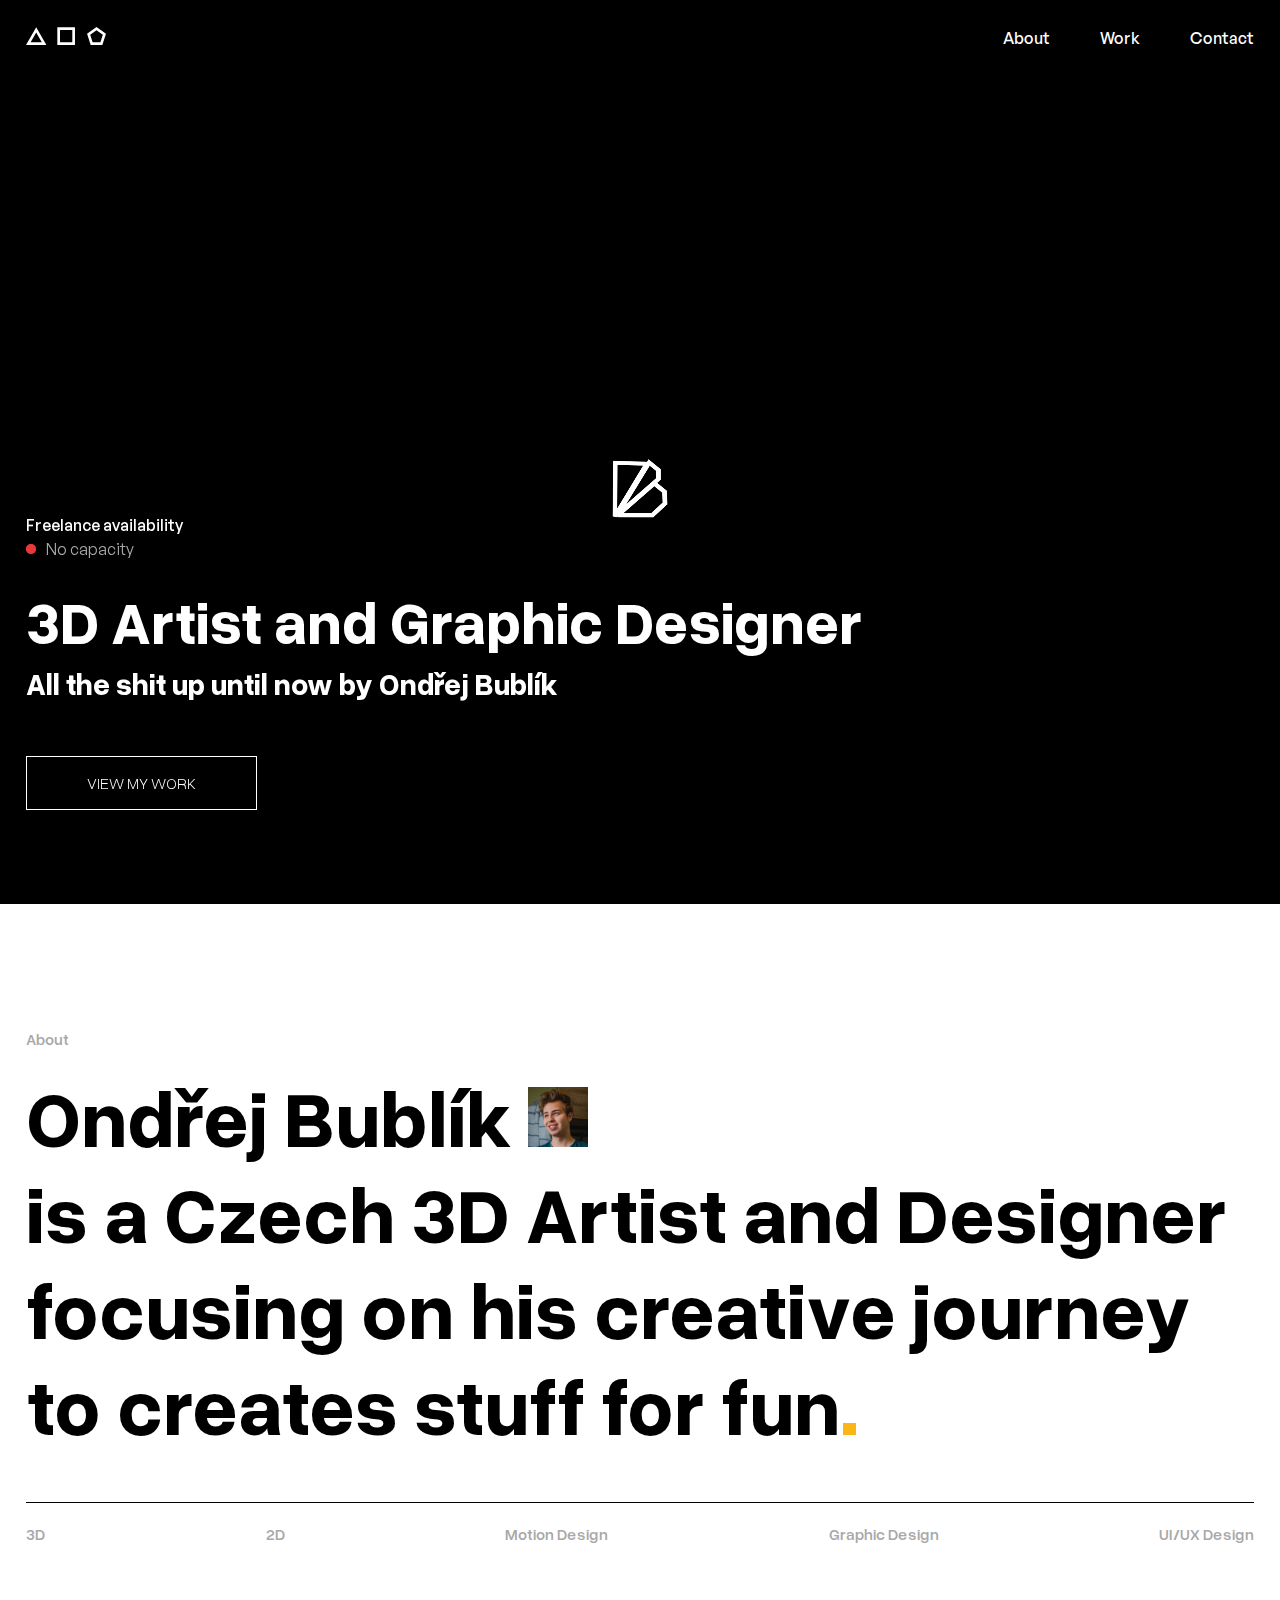
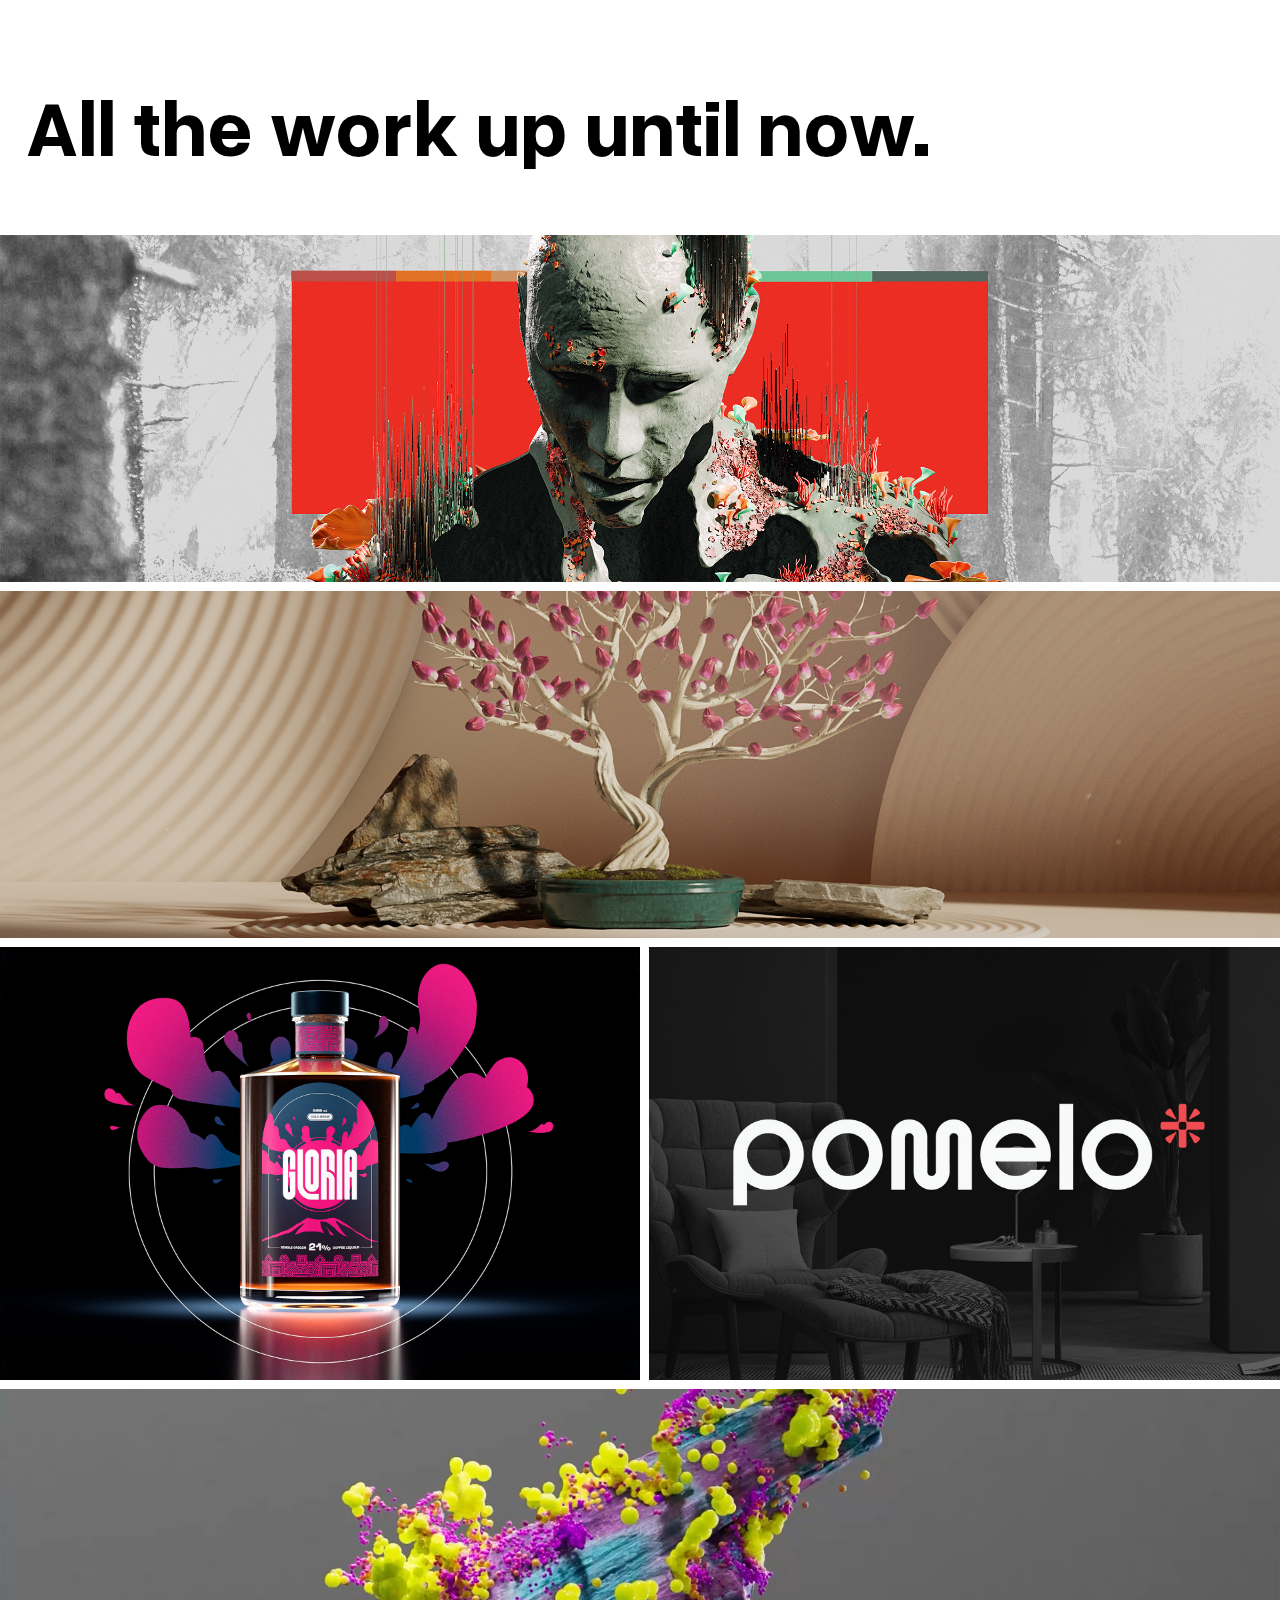
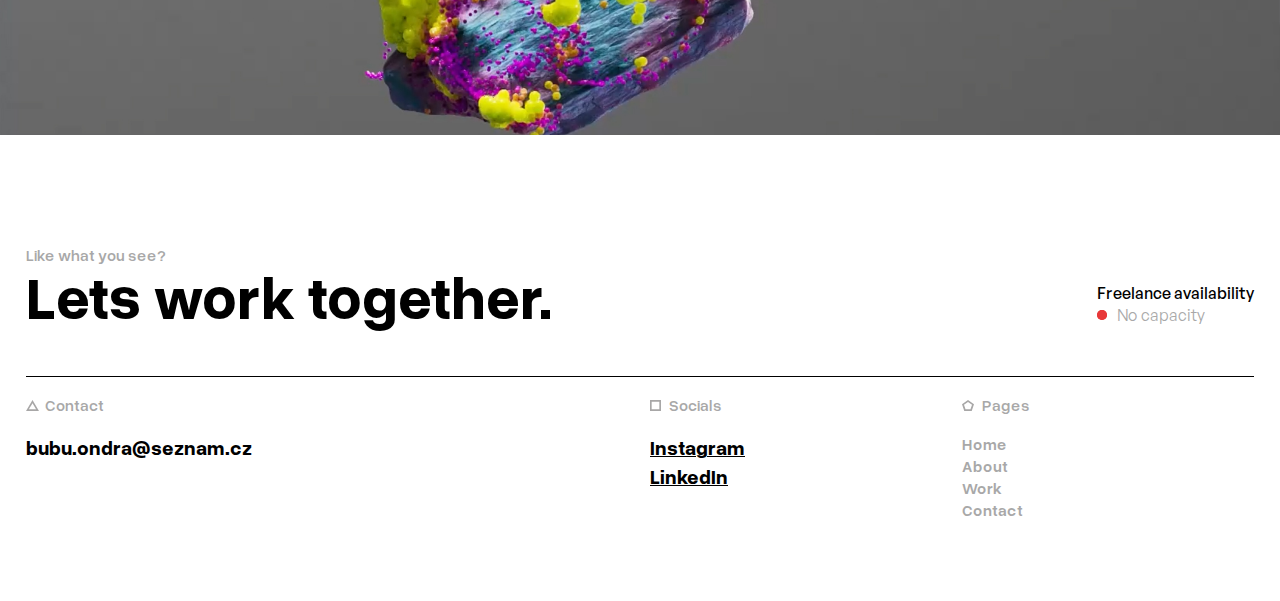
<file: index.html>
<!DOCTYPE html>
<html>
<head>
    <meta name="viewport" content="width=device-width, initial-scale=1.0">
    <title>Ondřej Bublík | Portfolio</title>
    <link rel="icon" href="./assets/SVG/B_Logo_symbol_Black.svg">
    <link rel="stylesheet" href="./styles/styles.css">
    <script defer src="./scripts/scripts.js"></script>
    <script defer src="https://flackr.github.io/scroll-timeline/dist/scroll-timeline.js"></script> 
    <!--na sekci about používám animation-timeline: view(),
    a to není podporované na firefoxu, tak tenhle importovaný script je workaround-->
</head>
<body>

    <div class="nav-bar">
        <div class="nav-container">
           <a class="logo-image" id="scroll-home">
                <svg viewBox="0 0 450.77 101.21">
                    <path class="cls-1" d="M276.09,101.21h-99.44V1.77h99.44v99.44ZM191.65,86.21h69.44V16.77h-69.44v69.44Z"/>
                    <path class="cls-1" d="M115.02,101.21H0L57.51,1.6l57.51,99.61ZM25.98,86.21h63.06l-31.53-54.61-31.53,54.61Z"/>
                    <path class="cls-1" d="M430.45,101.21h-65.77l-20.33-62.55L397.56,0l53.21,38.66-20.33,62.55ZM375.57,86.21h43.98l13.59-41.83-35.58-25.85-35.58,25.85,13.59,41.83Z"/>
                </svg>
            </a>
            <nav class="main-menu" >
                <ul class="main-menu-list">
                     <li class="main-menu-item">
                        <a id="scroll-about">About</a>
                     </li>
                     <li class="main-menu-item">
                        <a id="scroll-work">Work</a>
                     </li>                    
                     <li class="main-menu-item">
                        <a id="scroll-contact">Contact</a>
                     </li>
                </ul> 
             </nav>
             <button class="hamburger-menu">
                <div class="first-row">
                    <div id="dot" class="dot-appearance"></div>
                    <div id="dot-one" class="dot-appearance"></div>
                    <div id="dot" class="dot-appearance"></div>
                </div>
                <div class="second-row">
                    <div id="dot-two" class="dot-appearance"></div>
                    <div id="dot" class="dot-appearance"></div>
                    <div id="dot-three" class="dot-appearance"></div>
                </div>
                <div class="first-row">
                    <div id="dot" class="dot-appearance"></div>
                    <div id="dot-four" class="dot-appearance"></div>
                    <div id="dot" class="dot-appearance"></div>
                </div>
             </button>
        </div>
    </div>

    <section class="home" id="home">

        <div class="video-container">
            <video class="video-hero" autoplay loop muted>
                <source src="./assets/videos/Logo_reveal.mp4">
            </video>
        </div>

       <div class="row-width">
            <div class="content-position">
                <div class="hero-content">
                    <div class="freelance-container">
                        <p class="freelance">Freelance availability</p>
                        <div class="status-container">
                            <div class="ball">
                                <div class="status-ball">
                                    <div class="pulse-ball"></div>
                                </div>
                            </div>
                            <p class="freelance-status">No capacity</p>
                        </div>
                    </div>
                    <h1 class="line-a">3D Artist and Graphic Designer</h1>
                    <h2 class="line-b">All the shit up until now by Ondřej Bublík</h2>
                    <button class="hero-button" id="scroll-work-button">VIEW MY WORK</button>
                </div>
            </div>
        </div>

    </section>

    <div id="about" class="introduction-container">
        <div class="about-text">
            <h3>About</h3>
        </div>
        <div class="introduction-mask">
            <div class="introduction-appear">
                <h1>Ondřej Bublík <img class="introduction-image" src="./assets/images/me.jpg"></h1>
            </div>
        </div>
        <div class="introduction-mask">
            <h1 class="introduction-appear-two">is a Czech 3D Artist and Designer</h1>
        </div>
        <div class="introduction-mask">
            <h1 class="introduction-appear-three">focusing on his creative journey</h1>
        </div>
        <div class="introduction-mask">
            <h1 class="introduction-appear-four">to creates stuff for fun<span class="dot-color">.</span></h1>
        </div>
    </div>

    <div class="about-seperate">
        <span class="line"></span>
    </div>

    <div class="skills-wrapper">
        <div class="skills-container">
            <div class="skill">
                <h3>3D</h3>
            </div>
            <div class="skill">
                <h3>2D</h3>
            </div>
            <div class="skill">
                <h3>Motion Design</h3>
            </div>
            <div class="skill">
                <h3>Graphic Design</h3>
            </div>
            <div class="skill">
                <h3>UI/UX Design</h3>
            </div>
        </div>
    </div>

    <div class="label-work" id="work">
        <h1>All the work up until now.</h1>
    </div>

    <section class="gallery">
            <a class="work" href="./lp_cover.html">
                <div class="work-image-container">
                    <div class="wide-image">
                            <img class="image-fit" src="./assets/images/LP_Cover_thumbnail.jpg">
                    </div>
                    <div class="work-name-container">
                        <h2 id="work-appear" class="work-name">Album Cover Design</h2>
                    </div>
                </div>
            </a>
            <a class="work" href="./bonsai.html">
                <div class="work-image-container">
                    <div class="wide-image">
                            <img class="image-fit" src="./assets/images/Bonsai_thumbnail.jpg">
                    </div>
                    <div class="work-name-container">
                        <h2 id="work-appear" class="work-name">Bonsai Growth</h2>
                    </div>
                </div>
            </a>
            <div class="two-works-container">
                <div class="two-works">
                    <a class="work" href="./gloria.html">
                        <div class="work-image-container">
                            <div class="normal-image">
                                    <img class="normal-image-fit" src="./assets/images/Gloria_thumbnail.jpg">
                            </div>
                            <div class="work-name-container">
                                <h2 id="work-appear" class="work-name">GLORIA - Branding</h2>
                            </div>
                        </div>
                    </a>
                </div>
                <div class="two-works">
                    <a class="work" href="./pomelo.html">
                        <div class="work-image-container">
                            <div class="normal-image">
                                    <img class="normal-image-fit" src="./assets/images/Pomelo_thumbnail.jpg">
                            </div>
                            <div class="work-name-container">
                                <h2 id="work-appear" class="work-name">POMELO - Branding</h2>
                            </div>
                        </div>
                    </a>
                </div>
            </div>
            <a class="work" href="./DOTS.html">
                <div class="work-image-container">
                    <div class="wide-image">
                            <img class="image-fit" src="./assets/images/DOTS._thumbnail.jpg">
                    </div>
                    <div class="work-name-container">
                        <h2 id="work-appear" class="work-name">D O T S .</h2>
                    </div>
                </div>
            </a>
    </section>

    <div class="quote-wrapper" id="contact">
        <div class="quote-container">
            <h3>Like what you see?</h3>
            <h1>Lets work together.</h1>
        </div>
        <div class="freelance-container-two">
            <p class="freelance-two">Freelance availability</p>
            <div class="status-container">
                <div class="ball">
                    <div class="status-ball">
                        <div class="pulse-ball"></div>
                    </div>
                </div>
                <p class="freelance-status">No capacity</p>
            </div>
        </div>
    </div>

    <div class="contact-seperate">
        <span class="line"></span>
    </div>

    <section class="contact-wrapper">
        <div class="contact-container">
            <div class="contact">
                <h3><img class="contact-icon-triangle" src="./assets/SVG/triangle.svg">Contact</h3>
                <h2>bubu.ondra@seznam.cz</h2>
            </div>
            <div class="fill-container"></div>
            <div class="socials">
                <h3><img class="contact-icon" src="./assets/SVG/square.svg">Socials</h3>
                <a href="https://www.instagram.com/ondrej_bublik/" target="_blank">
                 <h2>Instagram</h2>
                </a>
                <a href="https://cz.linkedin.com/in/ond%C5%99ej-bubl%C3%ADk-38b563236" target="_blank">
                    <h2>LinkedIn</h2>
                </a>
            </div>
            <div class="pages">
                <h3><img class="contact-icon" src="./assets/SVG/n-gon.svg">Pages</h3>
                <a id="scroll-home-footer">
                    <h2>Home</h2>
                </a>
                <a id="scroll-about-footer">
                    <h2>About</h2>
                </a>
                <a id="scroll-work-footer">
                    <h2>Work</h2>
                </a>
                <a id="scroll-contact-footer">
                    <h2>Contact</h2>
                </a>
            </div>
        </div>
    </section>

</body>
</html>
</file>
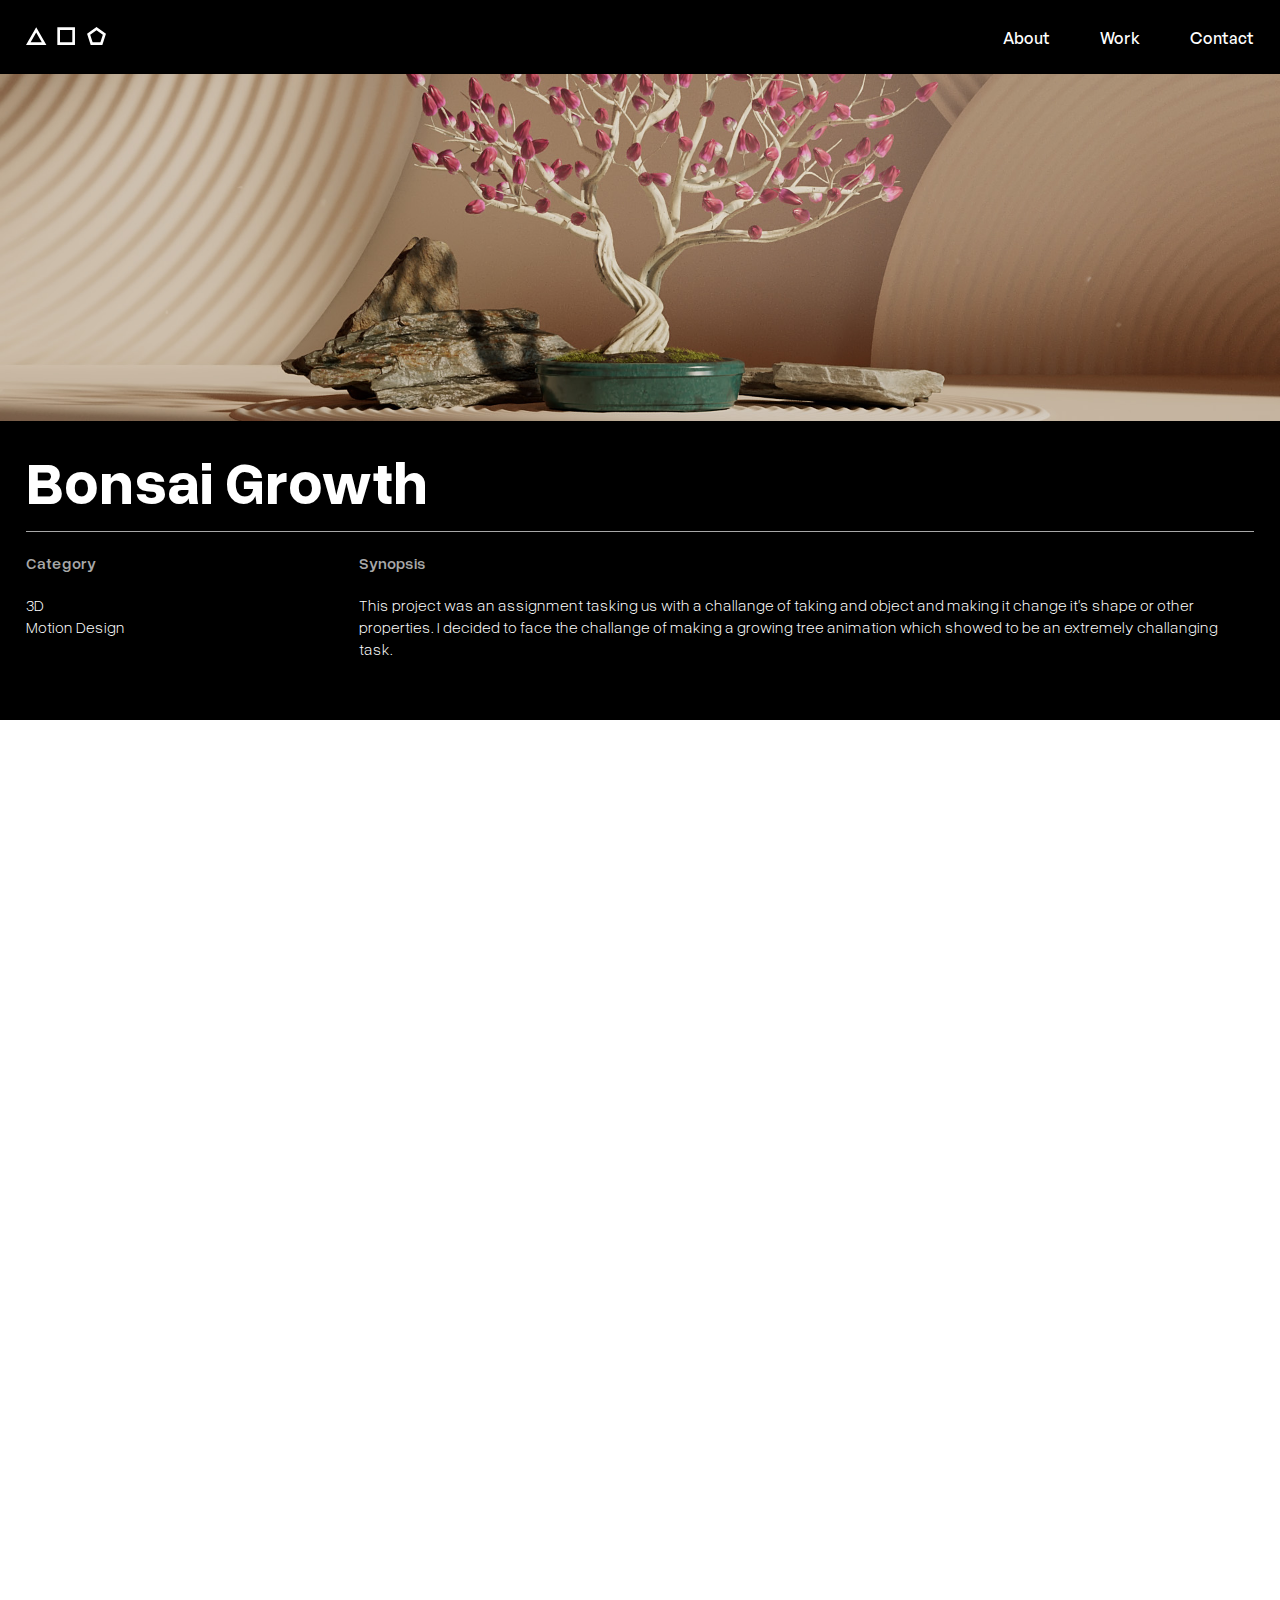
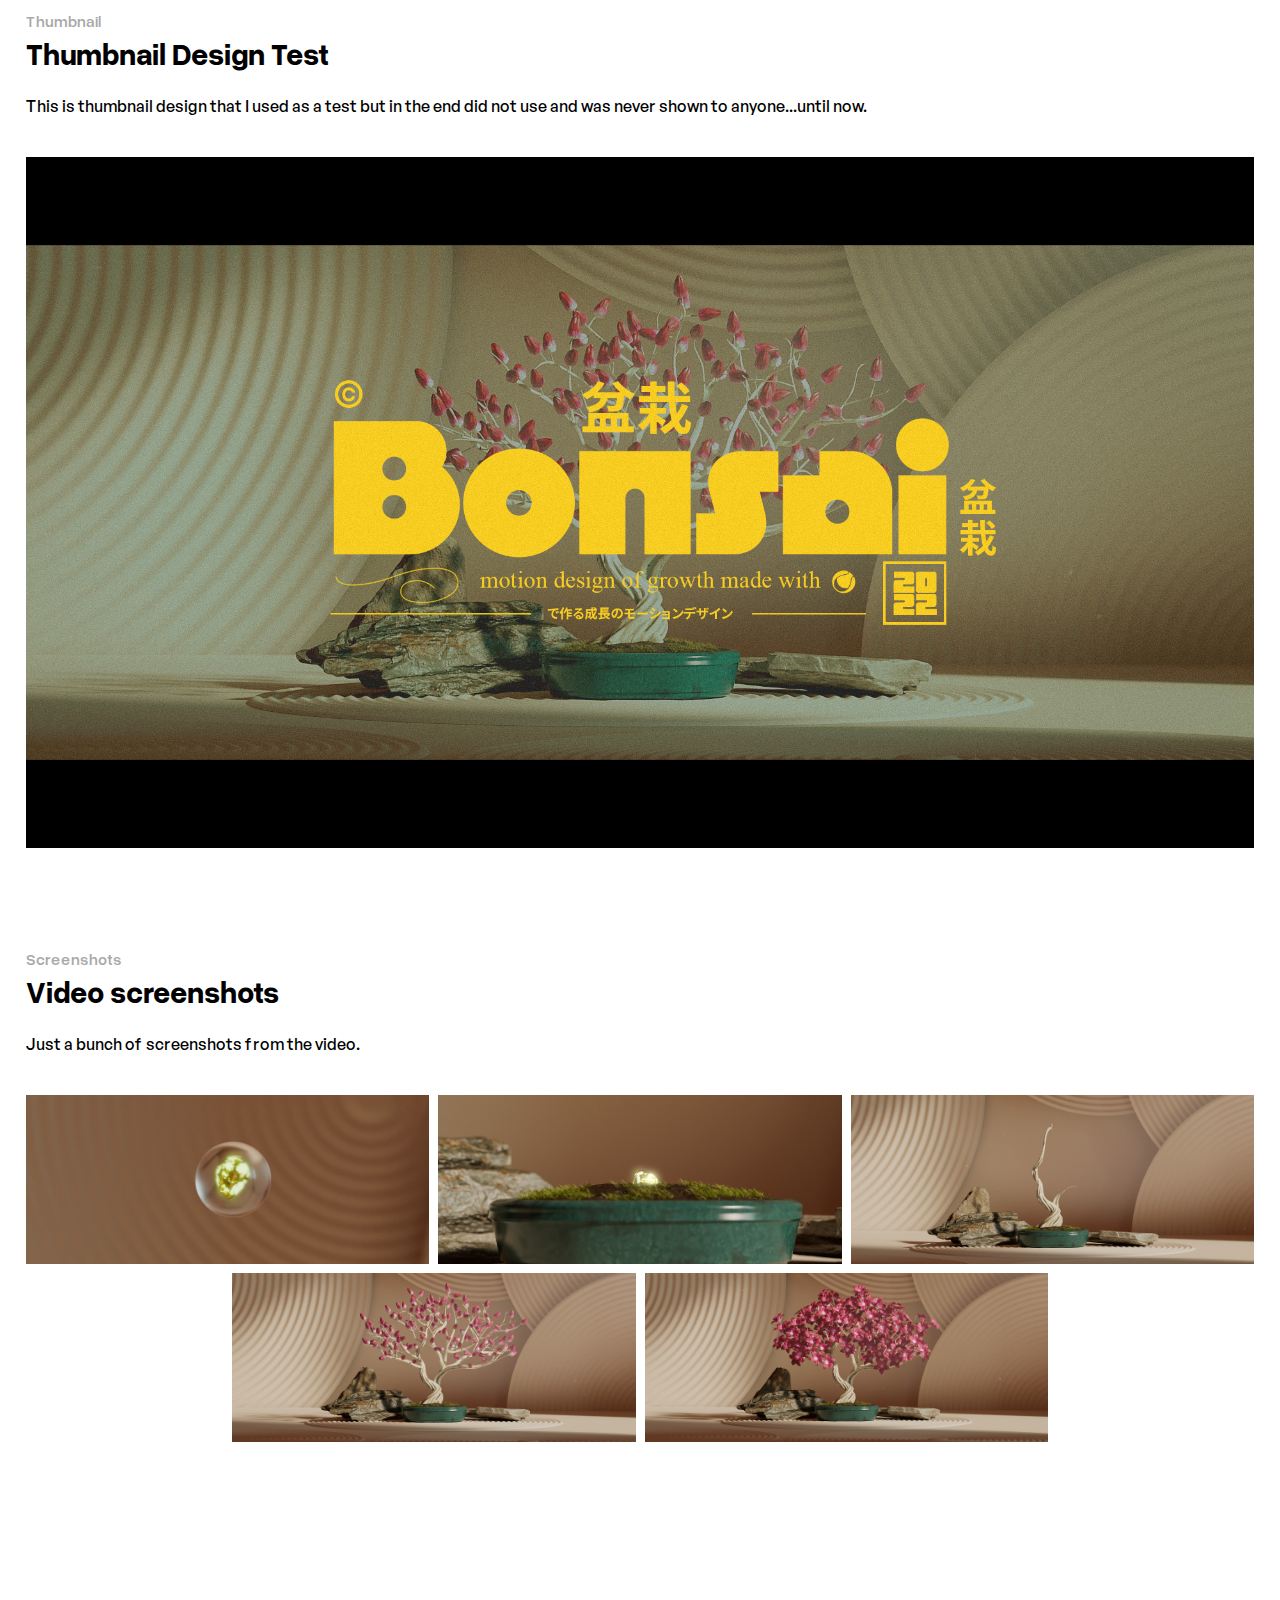
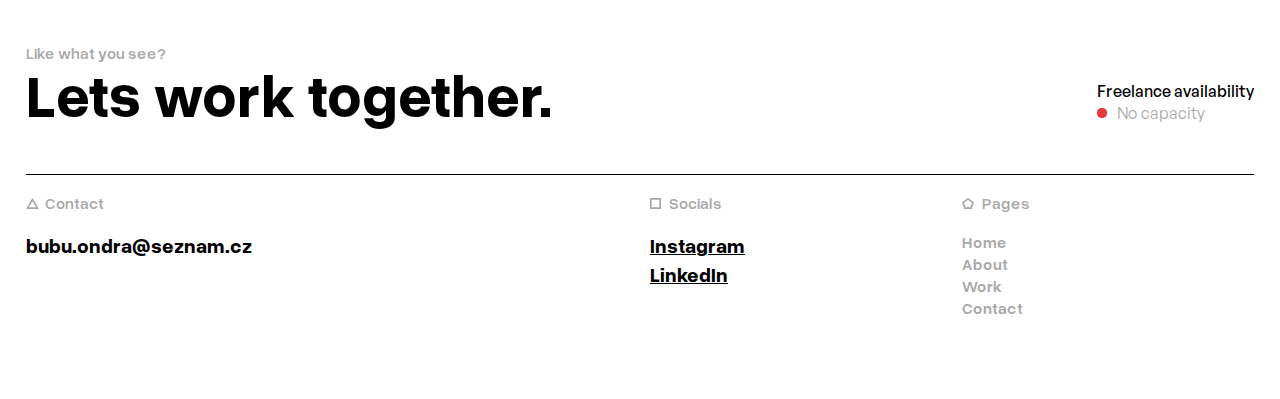
<file: bonsai.html>
<!DOCTYPE html>
<html>
<head>
    <meta name="viewport" content="width=device-width, initial-scale=1.0">
    <title>Ondřej Bublík | Portfolio</title>
    <link rel="icon" href="./assets/SVG/B_Logo_symbol_Black.svg">
    <link rel="stylesheet" href="./styles/styles.css">
    <script defer src="./scripts/scripts.js"></script>
</head>
<body>

    <div class="nav-bar">
        <div class="nav-container">
           <a class="logo-image" href="./index.html">
                <svg viewBox="0 0 450.77 101.21">
                    <path class="cls-1" d="M276.09,101.21h-99.44V1.77h99.44v99.44ZM191.65,86.21h69.44V16.77h-69.44v69.44Z"/>
                    <path class="cls-1" d="M115.02,101.21H0L57.51,1.6l57.51,99.61ZM25.98,86.21h63.06l-31.53-54.61-31.53,54.61Z"/>
                    <path class="cls-1" d="M430.45,101.21h-65.77l-20.33-62.55L397.56,0l53.21,38.66-20.33,62.55ZM375.57,86.21h43.98l13.59-41.83-35.58-25.85-35.58,25.85,13.59,41.83Z"/>
                </svg>
            </a>
            <nav class="main-menu" >
                <ul class="main-menu-list">
                     <li class="main-menu-item">
                        <a href="./index.html#about">About</a>
                     </li>
                     <li class="main-menu-item">
                        <a href="./index.html#work">Work</a>
                     </li>                    
                     <li class="main-menu-item">
                        <a href="#contact">Contact</a>
                     </li>
                </ul> 
             </nav>
             <button class="hamburger-menu">
                <div class="first-row">
                    <div id="dot" class="dot-appearance"></div>
                    <div id="dot-one" class="dot-appearance"></div>
                    <div id="dot" class="dot-appearance"></div>
                </div>
                <div class="second-row">
                    <div id="dot-two" class="dot-appearance"></div>
                    <div id="dot" class="dot-appearance"></div>
                    <div id="dot-three" class="dot-appearance"></div>
                </div>
                <div class="first-row">
                    <div id="dot" class="dot-appearance"></div>
                    <div id="dot-four" class="dot-appearance"></div>
                    <div id="dot" class="dot-appearance"></div>
                </div>
             </button>
        </div>
    </div>

    <section class="thumbnail-wrapper">
        <div class="thumbnail-container">
            <img class="thumbnail" src="./assets/images/Bonsai_thumbnail.jpg">
        </div>
    </section>

    <section class="project-description-wrapper">
        <div class="project-description-container">
            <div class="project-description-box">
                <div class="project-name">
                    <h1>Bonsai Growth</h1>
                </div>
                <div class="project-line-container">
                    <span class="project-line"></span>
                </div>
                <div class="project-details-container">
                    <div class="category-container">
                        <div class="category-name">
                            <h3>Category</h3>
                        </div>
                        <div class="category">
                            <p>3D</p>
                            <p>Motion Design</p>
                        </div>
                    </div>
                    <div class="synopsis-container">
                        <div class="synopsis-name">
                            <h3>Synopsis</h3>
                        </div>
                        <div class="synopsis">
                            <p>This project was an assignment tasking us with a challange of taking and object and making it change it's shape or other properties. I decided to face the challange of making a growing tree animation which showed to be an extremely challanging task.</p>
                        </div>
                    </div>
                </div>
            </div>
        </div>
    </section>

    <div class="vimeo-wrapper">
       <div style="padding:56.25% 0 0 0;position:relative;"><iframe src="https://player.vimeo.com/video/901479788?badge=0&amp;autopause=0&amp;player_id=0&amp;app_id=58479" frameborder="0" allow="autoplay; fullscreen; picture-in-picture; clipboard-write; encrypted-media" style="position:absolute;top:0;left:0;width:100%;height:100%;" title="Bonsai_Motion Design"></iframe></div><script src="https://player.vimeo.com/api/player.js"></script> 
    </div>

    <section class="text-description-wrapper">
        <div class="text-description-container">
            <h3>Thumbnail</h3>
            <h2>Thumbnail Design Test</h2>
            <p>This is thumbnail design that I used as a test but in the end did not use and was never shown to anyone...until now.</p>
        </div>
    </section>

    <section class="full-image-wrapper">
        <div class="full-image-container">
            <img class="full-image" src="./assets/images/Bosai_thumbnail_test.jpg">
        </div>
    </section>

    <section class="text-description-wrapper">
        <div class="text-description-container">
            <h3>Screenshots</h3>
            <h2>Video screenshots</h2>
            <p>Just a bunch of screenshots from the video.</p>
        </div>
    </section>

    <section class="images-gallery-wrapper">
        <div class="images-gallery-container">
            <div class="gallery-image-container">
                <img class="gallery-image" src="./assets/images/bonsai_frame_1.jpg">
            </div>
            <div class="gallery-image-container">
                <img class="gallery-image" src="./assets/images/bonsai_frame_2.jpg">
            </div>
            <div class="gallery-image-container">
                <img class="gallery-image" src="./assets/images/bonsai_frame_3.jpg">
            </div>
            <div class="gallery-image-container">
                <img class="gallery-image" src="./assets/images/bonsai_frame_4.jpg">
            </div>
            <div class="gallery-image-container">
                <img class="gallery-image" src="./assets/images/bonsai_frame_5.jpg">
            </div>
        </div>
    </section>

    <div class="quote-wrapper" id="contact">
        <div class="quote-container">
            <h3>Like what you see?</h3>
            <h1>Lets work together.</h1>
        </div>
        <div class="freelance-container-two">
            <p class="freelance-two">Freelance availability</p>
            <div class="status-container">
                <div class="ball">
                    <div class="status-ball">
                        <div class="pulse-ball"></div>
                    </div>
                </div>
                <p class="freelance-status">No capacity</p>
            </div>
        </div>
    </div>

    <div class="contact-seperate">
        <span class="line"></span>
    </div>

    <section class="contact-wrapper">
        <div class="contact-container">
            <div class="contact">
                <h3><img class="contact-icon-triangle" src="./assets/SVG/triangle.svg">Contact</h3>
                <h2>bubu.ondra@seznam.cz</h2>
            </div>
            <div class="fill-container"></div>
            <div class="socials">
                <h3><img class="contact-icon" src="./assets/SVG/square.svg">Socials</h3>
                <a href="https://www.instagram.com/ondrej_bublik/" target="_blank">
                 <h2>Instagram</h2>
                </a>
                <a href="https://cz.linkedin.com/in/ond%C5%99ej-bubl%C3%ADk-38b563236" target="_blank">
                    <h2>LinkedIn</h2>
                </a>
            </div>
            <div class="pages">
                <h3><img class="contact-icon" src="./assets/SVG/n-gon.svg">Pages</h3>
                <a href="./index.html">
                    <h2>Home</h2>
                </a>
                <a href="./index.html#about">
                    <h2>About</h2>
                </a>
                <a href="./index.html#work">
                    <h2>Work</h2>
                </a>
                <a href="#contact">
                    <h2>Contact</h2>
                </a>
            </div>
        </div>
    </section>

</body>
</html>
</file>
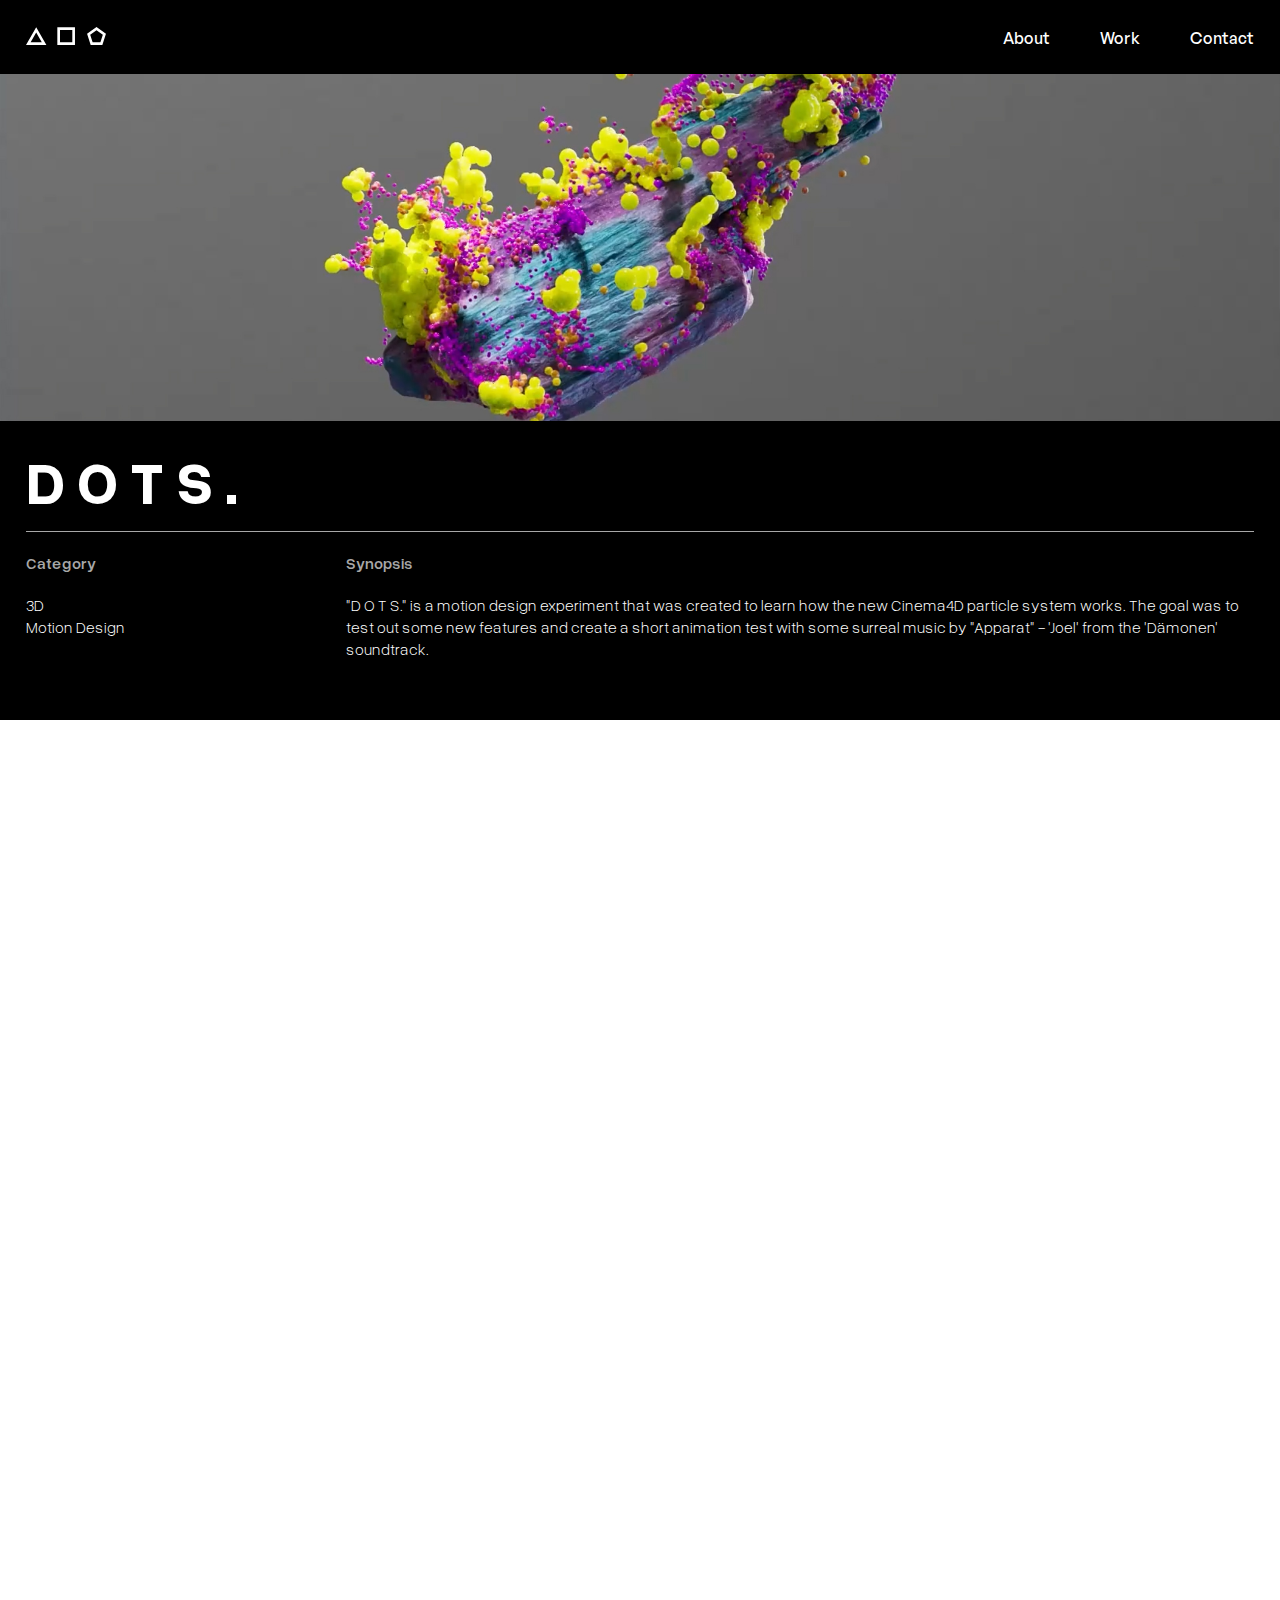
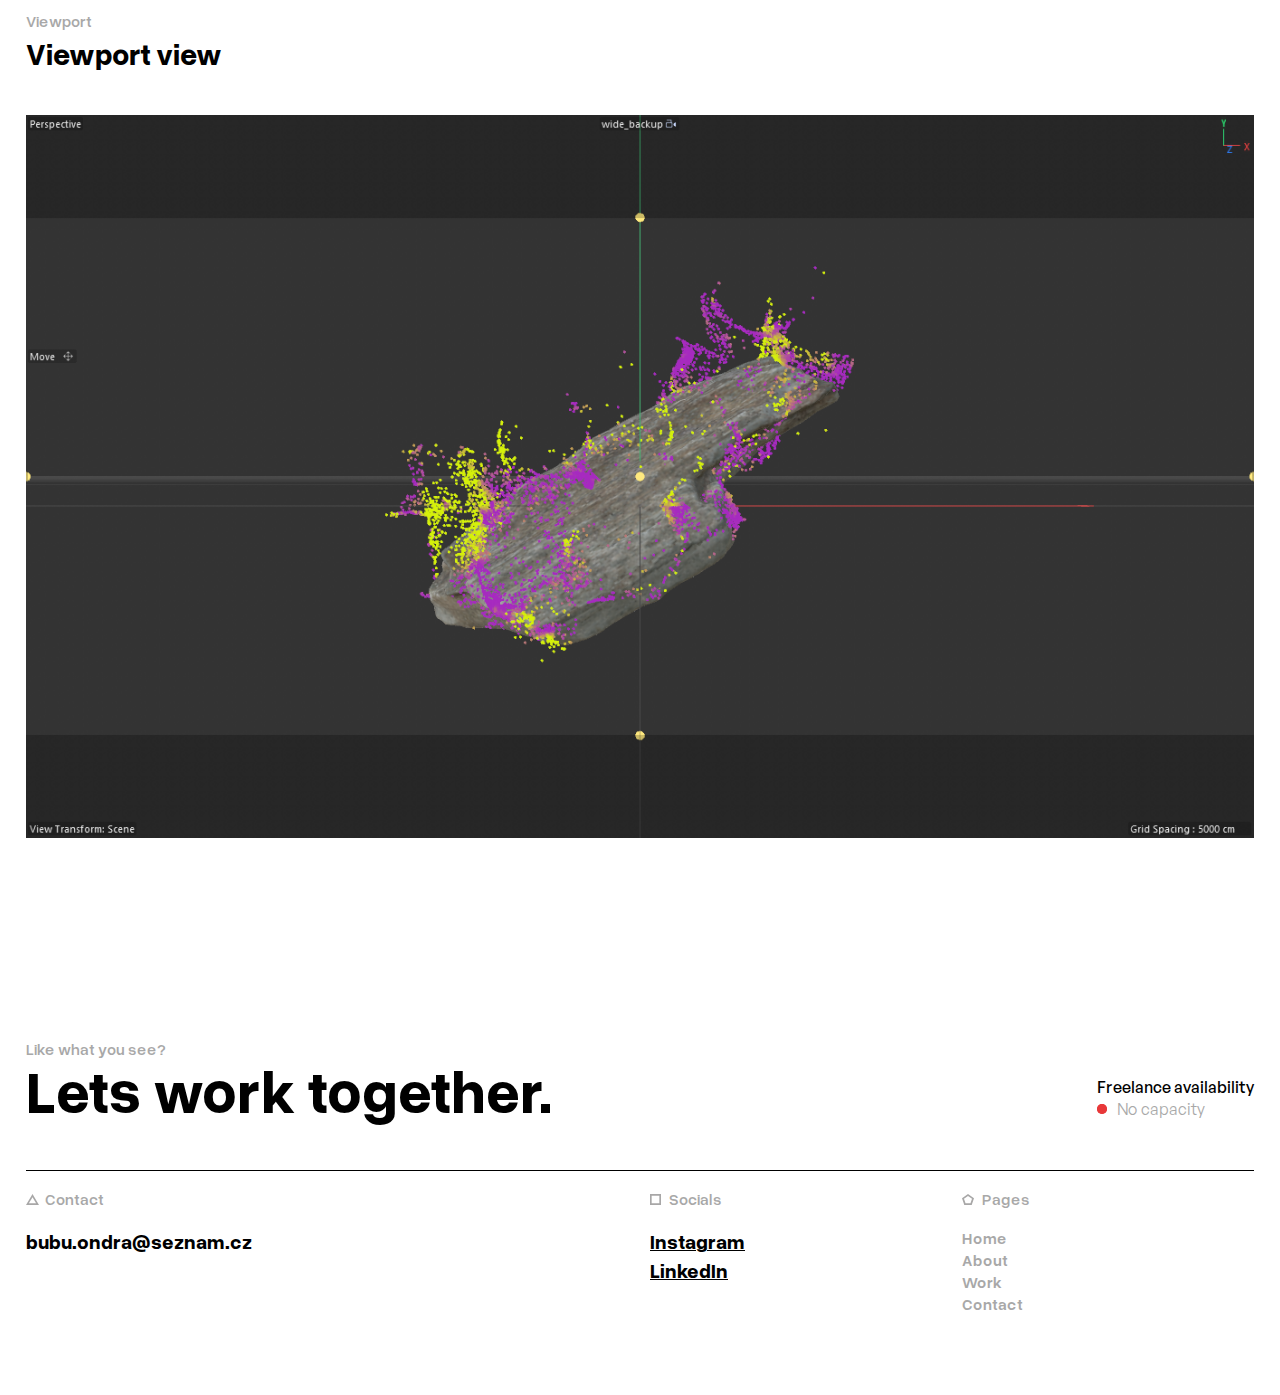
<file: DOTS.html>
<!DOCTYPE html>
<html>
<head>
    <meta name="viewport" content="width=device-width, initial-scale=1.0">
    <title>Ondřej Bublík | Portfolio</title>
    <link rel="icon" href="./assets/SVG/B_Logo_symbol_Black.svg">
    <link rel="stylesheet" href="./styles/styles.css">
    <script defer src="./scripts/scripts.js"></script>
</head>
<body>

    <div class="nav-bar">
        <div class="nav-container">
           <a class="logo-image" href="./index.html">
                <svg viewBox="0 0 450.77 101.21">
                    <path class="cls-1" d="M276.09,101.21h-99.44V1.77h99.44v99.44ZM191.65,86.21h69.44V16.77h-69.44v69.44Z"/>
                    <path class="cls-1" d="M115.02,101.21H0L57.51,1.6l57.51,99.61ZM25.98,86.21h63.06l-31.53-54.61-31.53,54.61Z"/>
                    <path class="cls-1" d="M430.45,101.21h-65.77l-20.33-62.55L397.56,0l53.21,38.66-20.33,62.55ZM375.57,86.21h43.98l13.59-41.83-35.58-25.85-35.58,25.85,13.59,41.83Z"/>
                </svg>
            </a>
            <nav class="main-menu" >
                <ul class="main-menu-list">
                     <li class="main-menu-item">
                        <a href="./index.html#about">About</a>
                     </li>
                     <li class="main-menu-item">
                        <a href="./index.html#work">Work</a>
                     </li>                    
                     <li class="main-menu-item">
                        <a href="#contact">Contact</a>
                     </li>
                </ul> 
             </nav>
             <button class="hamburger-menu">
                <div class="first-row">
                    <div id="dot" class="dot-appearance"></div>
                    <div id="dot-one" class="dot-appearance"></div>
                    <div id="dot" class="dot-appearance"></div>
                </div>
                <div class="second-row">
                    <div id="dot-two" class="dot-appearance"></div>
                    <div id="dot" class="dot-appearance"></div>
                    <div id="dot-three" class="dot-appearance"></div>
                </div>
                <div class="first-row">
                    <div id="dot" class="dot-appearance"></div>
                    <div id="dot-four" class="dot-appearance"></div>
                    <div id="dot" class="dot-appearance"></div>
                </div>
             </button>
        </div>
    </div>

    <section class="thumbnail-wrapper">
        <div class="thumbnail-container">
            <img class="thumbnail" src="./assets/images/DOTS._thumbnail.jpg">
        </div>
    </section>

    <section class="project-description-wrapper">
        <div class="project-description-container">
            <div class="project-description-box">
                <div class="project-name">
                    <h1>D O T S .</h1>
                </div>
                <div class="project-line-container">
                    <span class="project-line"></span>
                </div>
                <div class="project-details-container">
                    <div class="category-container">
                        <div class="category-name">
                            <h3>Category</h3>
                        </div>
                        <div class="category">
                            <p>3D</p>
                            <p>Motion Design</p>
                        </div>
                    </div>
                    <div class="synopsis-container">
                        <div class="synopsis-name">
                            <h3>Synopsis</h3>
                        </div>
                        <div class="synopsis">
                            <p>"D O T S." is a motion design experiment that was created to learn how the new Cinema4D particle system works. The goal was to test out some new features and create a short animation test with some surreal music by "Apparat" - 'Joel' from the 'Dämonen' soundtrack.</p>
                        </div>
                    </div>
                </div>
            </div>
        </div>
    </section>

    <div class="vimeo-wrapper">
        <div style="padding:56.25% 0 0 0;position:relative;"><iframe src="https://player.vimeo.com/video/1048555370?badge=0&amp;autopause=0&amp;player_id=0&amp;app_id=58479" frameborder="0" allow="autoplay; fullscreen; picture-in-picture; clipboard-write; encrypted-media" style="position:absolute;top:0;left:0;width:100%;height:100%;" title="D O T S."></iframe></div><script src="https://player.vimeo.com/api/player.js"></script>
    </div>

    <section class="text-description-wrapper">
        <div class="text-description-container">
            <h3>Viewport</h3>
            <h2>Viewport view</h2>
            </div>
    </section>

    <section class="full-image-wrapper">
        <div class="full-image-container">
            <img class="full-image" src="./assets/images/Viewport_1.png">
        </div>
    </section>

    <div class="quote-wrapper" id="contact">
        <div class="quote-container">
            <h3>Like what you see?</h3>
            <h1>Lets work together.</h1>
        </div>
        <div class="freelance-container-two">
            <p class="freelance-two">Freelance availability</p>
            <div class="status-container">
                <div class="ball">
                    <div class="status-ball">
                        <div class="pulse-ball"></div>
                    </div>
                </div>
                <p class="freelance-status">No capacity</p>
            </div>
        </div>
    </div>

    <div class="contact-seperate">
        <span class="line"></span>
    </div>

    <section class="contact-wrapper">
        <div class="contact-container">
            <div class="contact">
                <h3><img class="contact-icon-triangle" src="./assets/SVG/triangle.svg">Contact</h3>
                <h2>bubu.ondra@seznam.cz</h2>
            </div>
            <div class="fill-container"></div>
            <div class="socials">
                <h3><img class="contact-icon" src="./assets/SVG/square.svg">Socials</h3>
                <a href="https://www.instagram.com/ondrej_bublik/" target="_blank">
                 <h2>Instagram</h2>
                </a>
                <a href="https://cz.linkedin.com/in/ond%C5%99ej-bubl%C3%ADk-38b563236" target="_blank">
                    <h2>LinkedIn</h2>
                </a>
            </div>
            <div class="pages">
                <h3><img class="contact-icon" src="./assets/SVG/n-gon.svg">Pages</h3>
                <a href="./index.html">
                    <h2>Home</h2>
                </a>
                <a href="./index.html#about">
                    <h2>About</h2>
                </a>
                <a href="./index.html#work">
                    <h2>Work</h2>
                </a>
                <a href="#contact">
                    <h2>Contact</h2>
                </a>
            </div>
        </div>
    </section>

</body>
</html>
</file>
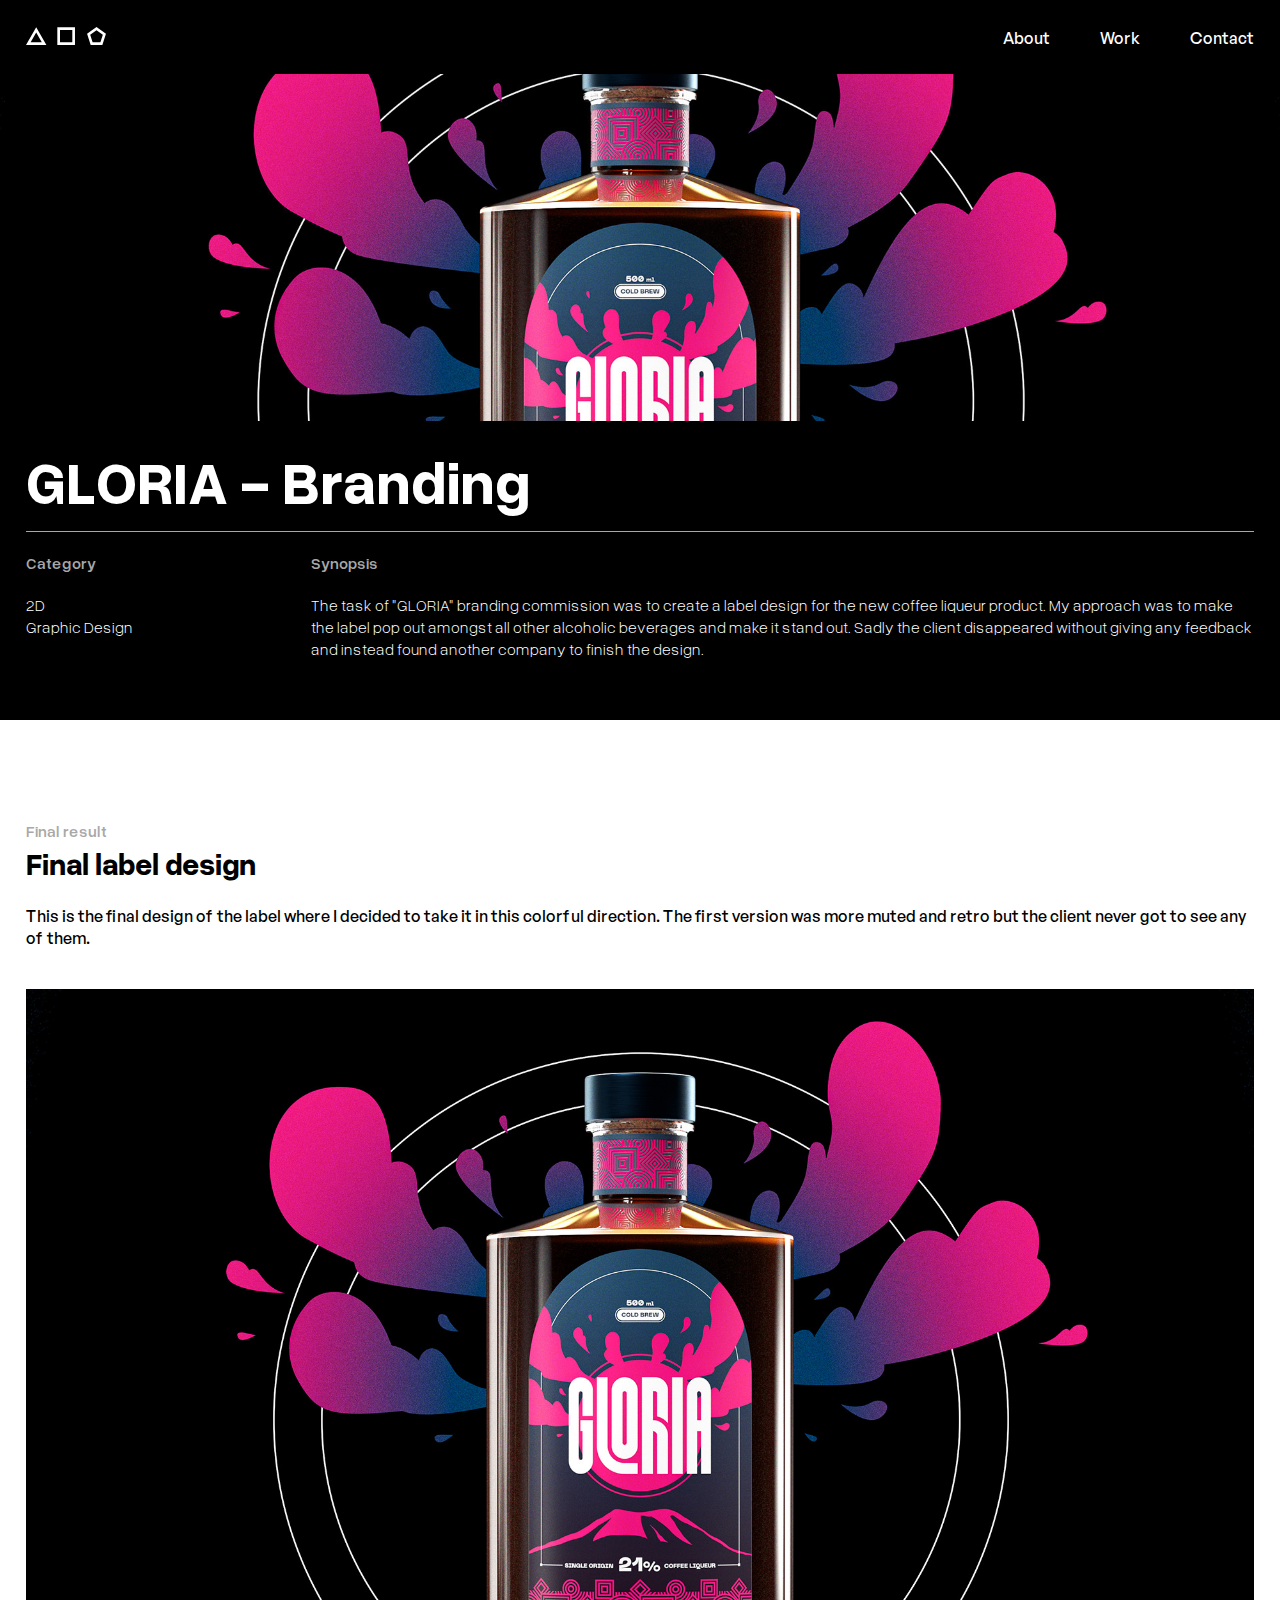
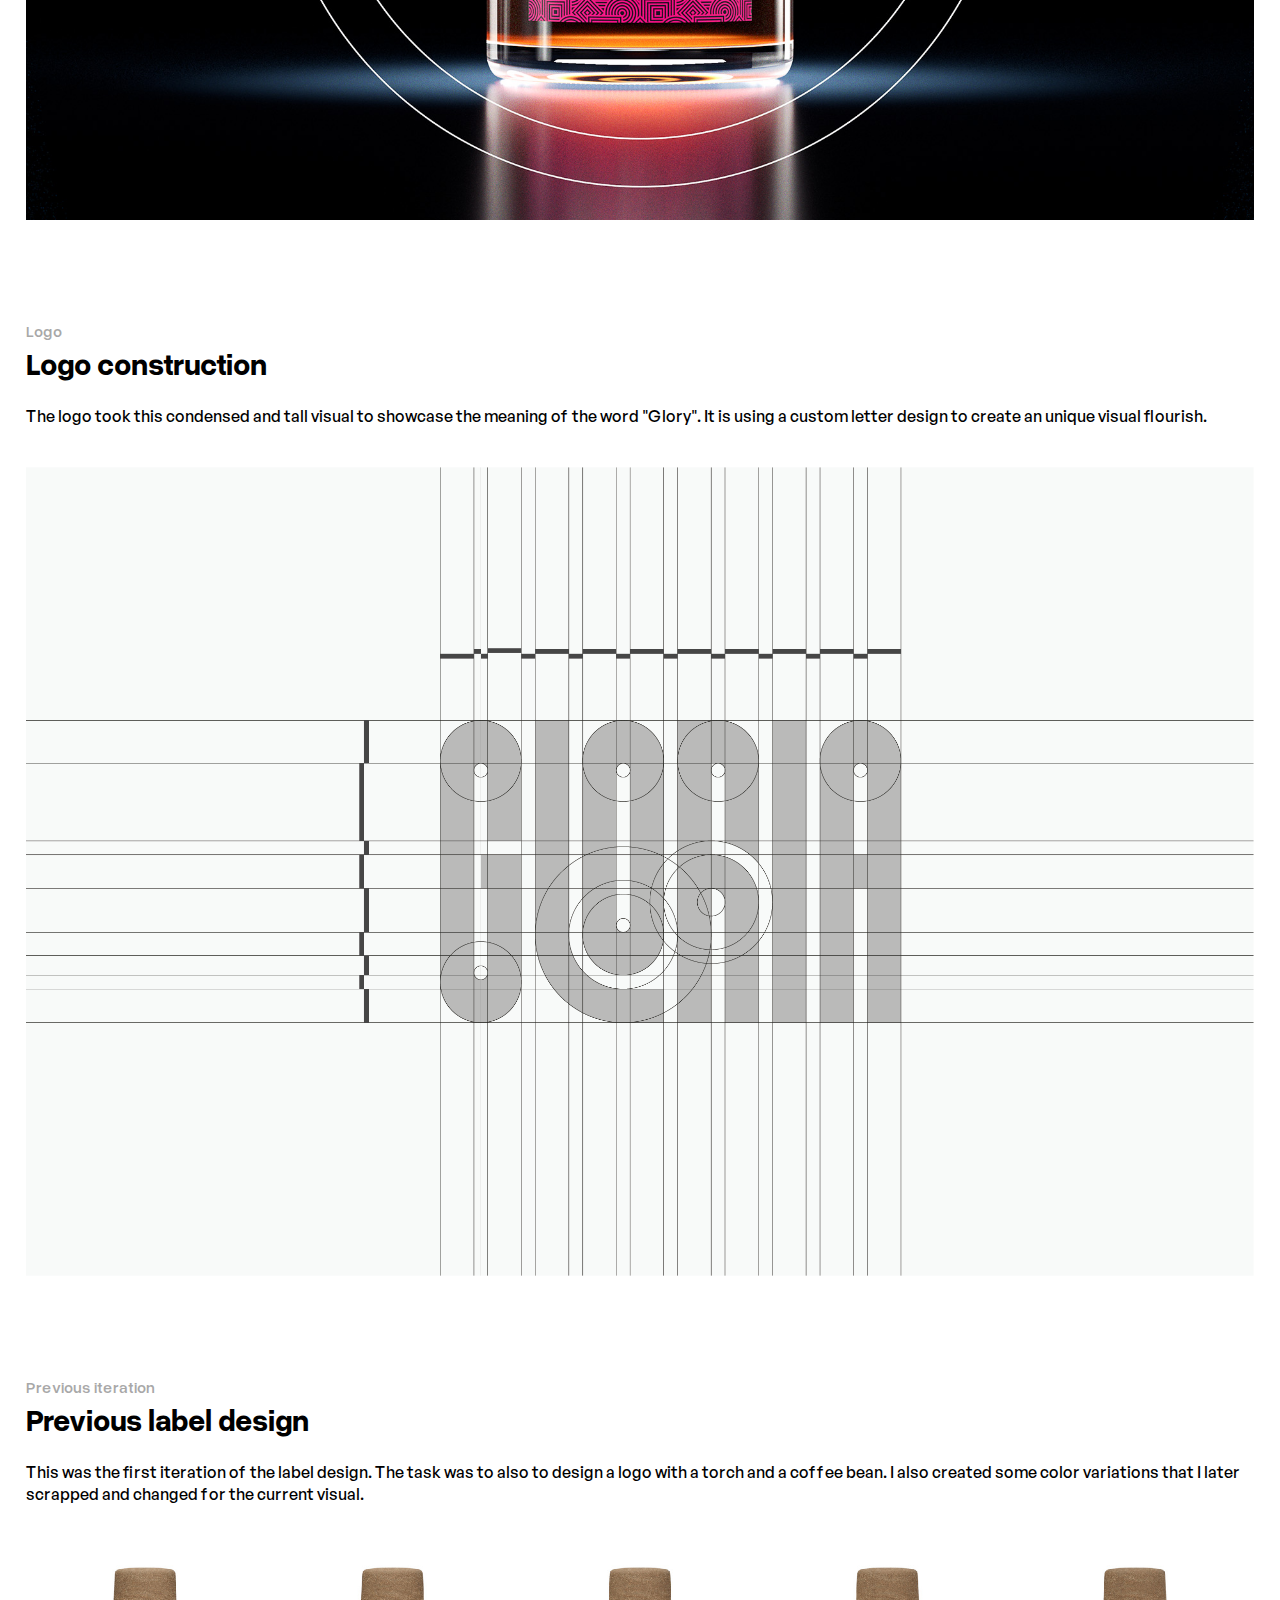
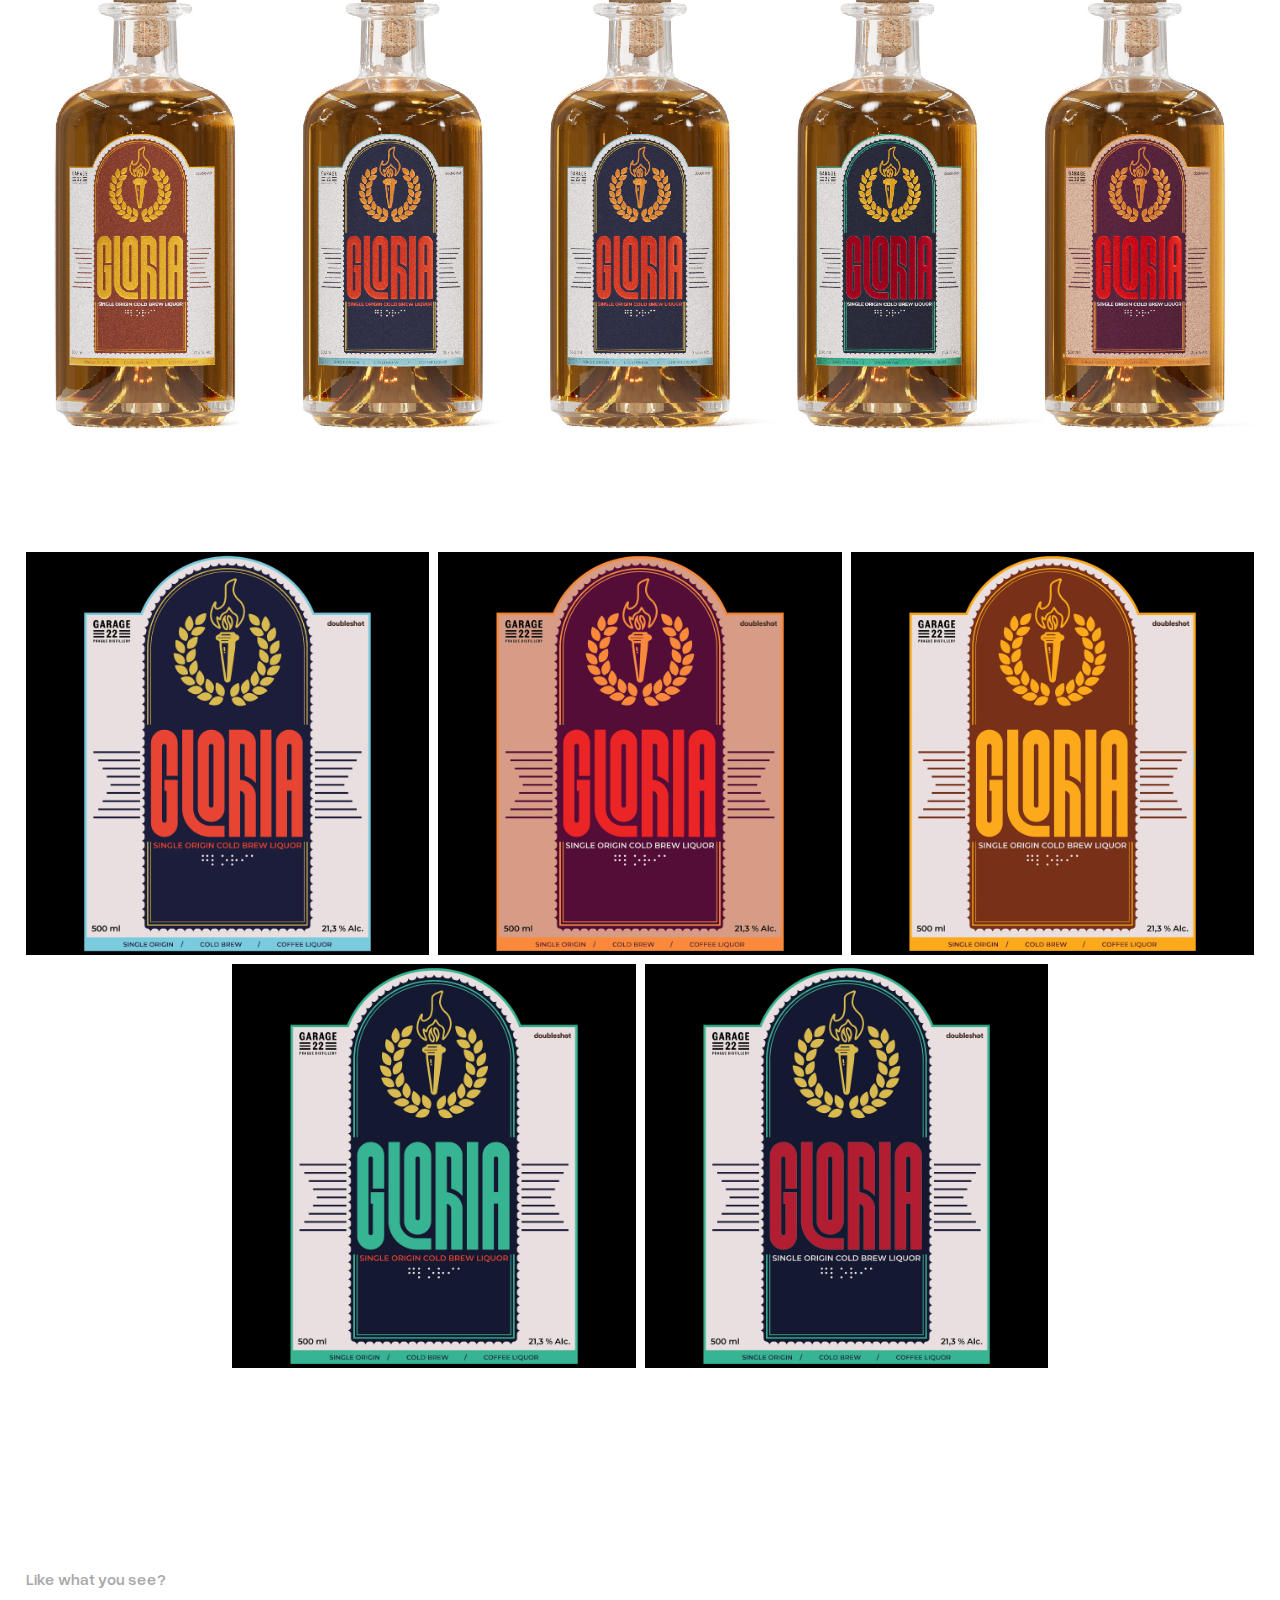
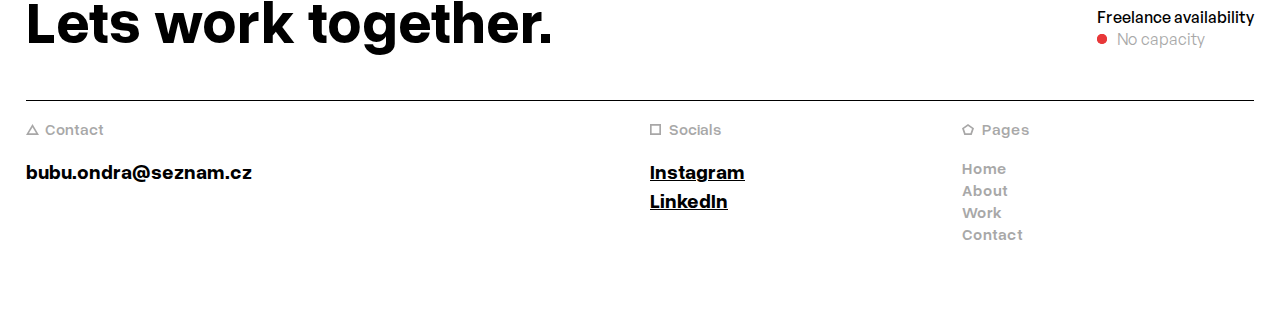
<file: gloria.html>
<!DOCTYPE html>
<html>
<head>
    <meta name="viewport" content="width=device-width, initial-scale=1.0">
    <title>Ondřej Bublík | Portfolio</title>
    <link rel="icon" href="./assets/SVG/B_Logo_symbol_Black.svg">
    <link rel="stylesheet" href="./styles/styles.css">
    <script defer src="./scripts/scripts.js"></script>
</head>
<body>

    <div class="nav-bar">
        <div class="nav-container">
           <a class="logo-image" href="./index.html">
                <svg viewBox="0 0 450.77 101.21">
                    <path class="cls-1" d="M276.09,101.21h-99.44V1.77h99.44v99.44ZM191.65,86.21h69.44V16.77h-69.44v69.44Z"/>
                    <path class="cls-1" d="M115.02,101.21H0L57.51,1.6l57.51,99.61ZM25.98,86.21h63.06l-31.53-54.61-31.53,54.61Z"/>
                    <path class="cls-1" d="M430.45,101.21h-65.77l-20.33-62.55L397.56,0l53.21,38.66-20.33,62.55ZM375.57,86.21h43.98l13.59-41.83-35.58-25.85-35.58,25.85,13.59,41.83Z"/>
                </svg>
            </a>
            <nav class="main-menu" >
                <ul class="main-menu-list">
                     <li class="main-menu-item">
                        <a href="./index.html#about">About</a>
                     </li>
                     <li class="main-menu-item">
                        <a href="./index.html#work">Work</a>
                     </li>                    
                     <li class="main-menu-item">
                        <a href="#contact">Contact</a>
                     </li>
                </ul> 
             </nav>
             <button class="hamburger-menu">
                <div class="first-row">
                    <div id="dot" class="dot-appearance"></div>
                    <div id="dot-one" class="dot-appearance"></div>
                    <div id="dot" class="dot-appearance"></div>
                </div>
                <div class="second-row">
                    <div id="dot-two" class="dot-appearance"></div>
                    <div id="dot" class="dot-appearance"></div>
                    <div id="dot-three" class="dot-appearance"></div>
                </div>
                <div class="first-row">
                    <div id="dot" class="dot-appearance"></div>
                    <div id="dot-four" class="dot-appearance"></div>
                    <div id="dot" class="dot-appearance"></div>
                </div>
             </button>
        </div>
    </div>

    <section class="thumbnail-wrapper">
        <div class="thumbnail-container">
            <img class="thumbnail" src="./assets/images/Gloria_thumbnail_wide.jpg">
        </div>
    </section>

    <section class="project-description-wrapper">
        <div class="project-description-container">
            <div class="project-description-box">
                <div class="project-name">
                    <h1>GLORIA - Branding</h1>
                </div>
                <div class="project-line-container">
                    <span class="project-line"></span>
                </div>
                <div class="project-details-container">
                    <div class="category-container">
                        <div class="category-name">
                            <h3>Category</h3>
                        </div>
                        <div class="category">
                            <p>2D</p>
                            <p>Graphic Design</p>
                        </div>
                    </div>
                    <div class="synopsis-container">
                        <div class="synopsis-name">
                            <h3>Synopsis</h3>
                        </div>
                        <div class="synopsis">
                            <p>The task of "GLORIA" branding commission was to create a label design for the new coffee liqueur product. My approach was to make the label pop out amongst all other alcoholic beverages and make it stand out. Sadly the client disappeared without giving any feedback and instead found another company to finish the design.</p>
                        </div>
                    </div>
                </div>
            </div>
        </div>
    </section>

    <section class="text-description-wrapper">
        <div class="text-description-container">
            <h3>Final result</h3>
            <h2>Final label design</h2>
            <p>This is the  final design of the label where I decided to take it in this colorful direction. The first version was more muted and retro but the client never got to see any of them.</p>
        </div>
    </section>

    <section class="full-image-wrapper">
        <div class="full-image-container">
            <img class="full-image" src="./assets/images/Gloria_thumbnail.jpg">
        </div>
    </section>

    <section class="text-description-wrapper">
        <div class="text-description-container">
            <h3>Logo</h3>
            <h2>Logo construction</h2>
            <p>The logo took this condensed and tall visual to showcase the meaning of the word "Glory". It is using a custom letter design to create an unique visual flourish.</p>
        </div>
    </section>

    <section class="full-image-wrapper">
        <div class="full-image-container">
            <img class="full-image" src="./assets/images/Logo_Construction.png">
        </div>
    </section>

    <section class="text-description-wrapper">
        <div class="text-description-container">
            <h3>Previous iteration</h3>
            <h2>Previous label design</h2>
            <p>This was the first iteration of the label design. The task was to also to design a logo with a torch and a coffee bean. I also created some color variations that I later scrapped and changed for the current visual. </p>
        </div>
    </section>

    <section class="full-image-wrapper">
        <div class="full-image-container">
            <img class="full-image" src="./assets/images/Gloria_old_design.jpg">
        </div>
    </section>

    <section class="images-gallery-wrapper">
        <div class="images-gallery-container">
            <div class="gallery-image-container">
                <img class="gallery-image" src="./assets/images/label_1.jpg">
            </div>
            <div class="gallery-image-container">
                <img class="gallery-image" src="./assets/images/label_2.jpg">
            </div>
            <div class="gallery-image-container">
                <img class="gallery-image" src="./assets/images/label_3.jpg">
            </div>
            <div class="gallery-image-container">
                <img class="gallery-image" src="./assets/images/label_4.jpg">
            </div>
            <div class="gallery-image-container">
                <img class="gallery-image" src="./assets/images/label_5.jpg">
            </div>
        </div>
    </section>

    <div class="quote-wrapper" id="contact">
        <div class="quote-container">
            <h3>Like what you see?</h3>
            <h1>Lets work together.</h1>
        </div>
        <div class="freelance-container-two">
            <p class="freelance-two">Freelance availability</p>
            <div class="status-container">
                <div class="ball">
                    <div class="status-ball">
                        <div class="pulse-ball"></div>
                    </div>
                </div>
                <p class="freelance-status">No capacity</p>
            </div>
        </div>
    </div>

    <div class="contact-seperate">
        <span class="line"></span>
    </div>

    <section class="contact-wrapper">
        <div class="contact-container">
            <div class="contact">
                <h3><img class="contact-icon-triangle" src="./assets/SVG/triangle.svg">Contact</h3>
                <h2>bubu.ondra@seznam.cz</h2>
            </div>
            <div class="fill-container"></div>
            <div class="socials">
                <h3><img class="contact-icon" src="./assets/SVG/square.svg">Socials</h3>
                <a href="https://www.instagram.com/ondrej_bublik/" target="_blank">
                 <h2>Instagram</h2>
                </a>
                <a href="https://cz.linkedin.com/in/ond%C5%99ej-bubl%C3%ADk-38b563236" target="_blank">
                    <h2>LinkedIn</h2>
                </a>
            </div>
            <div class="pages">
                <h3><img class="contact-icon" src="./assets/SVG/n-gon.svg">Pages</h3>
                <a href="./index.html">
                    <h2>Home</h2>
                </a>
                <a href="./index.html#about">
                    <h2>About</h2>
                </a>
                <a href="./index.html#work">
                    <h2>Work</h2>
                </a>
                <a href="#contact">
                    <h2>Contact</h2>
                </a>
            </div>
        </div>
    </section>

</body>
</html>
</file>
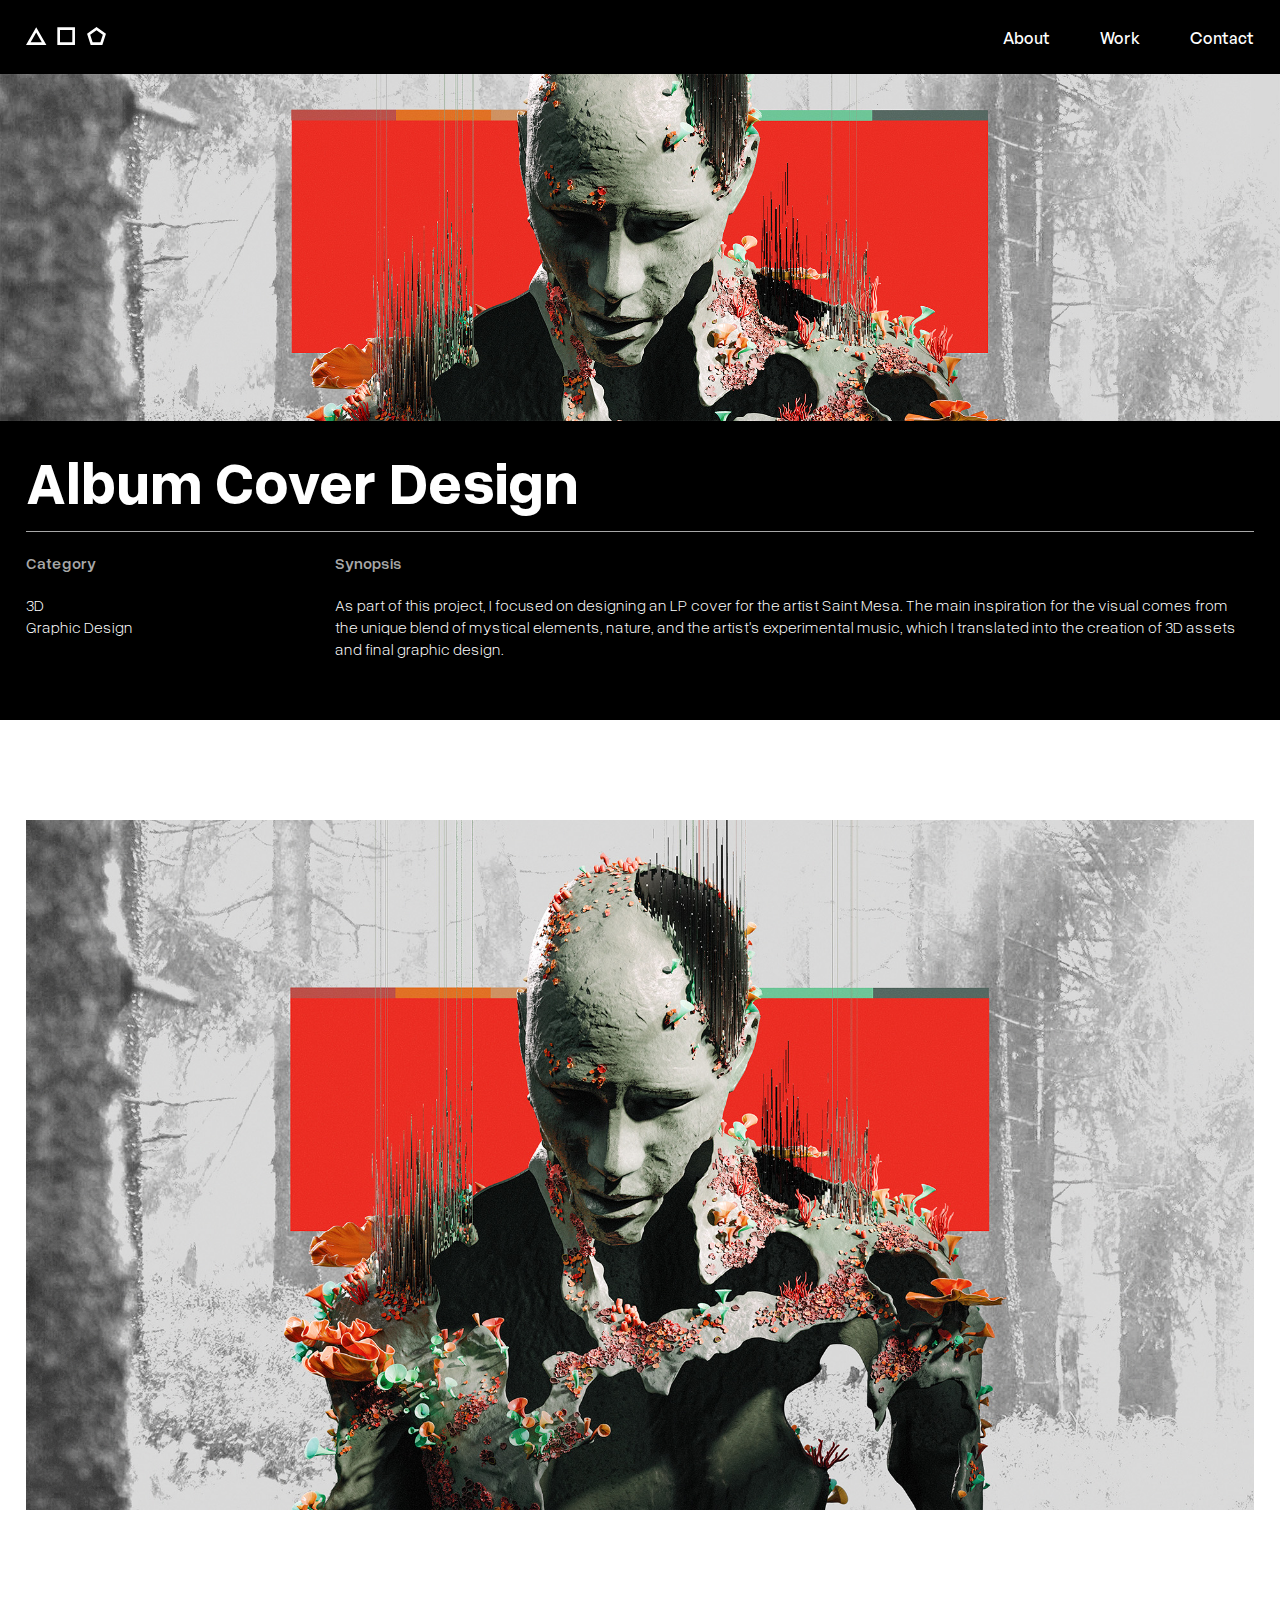
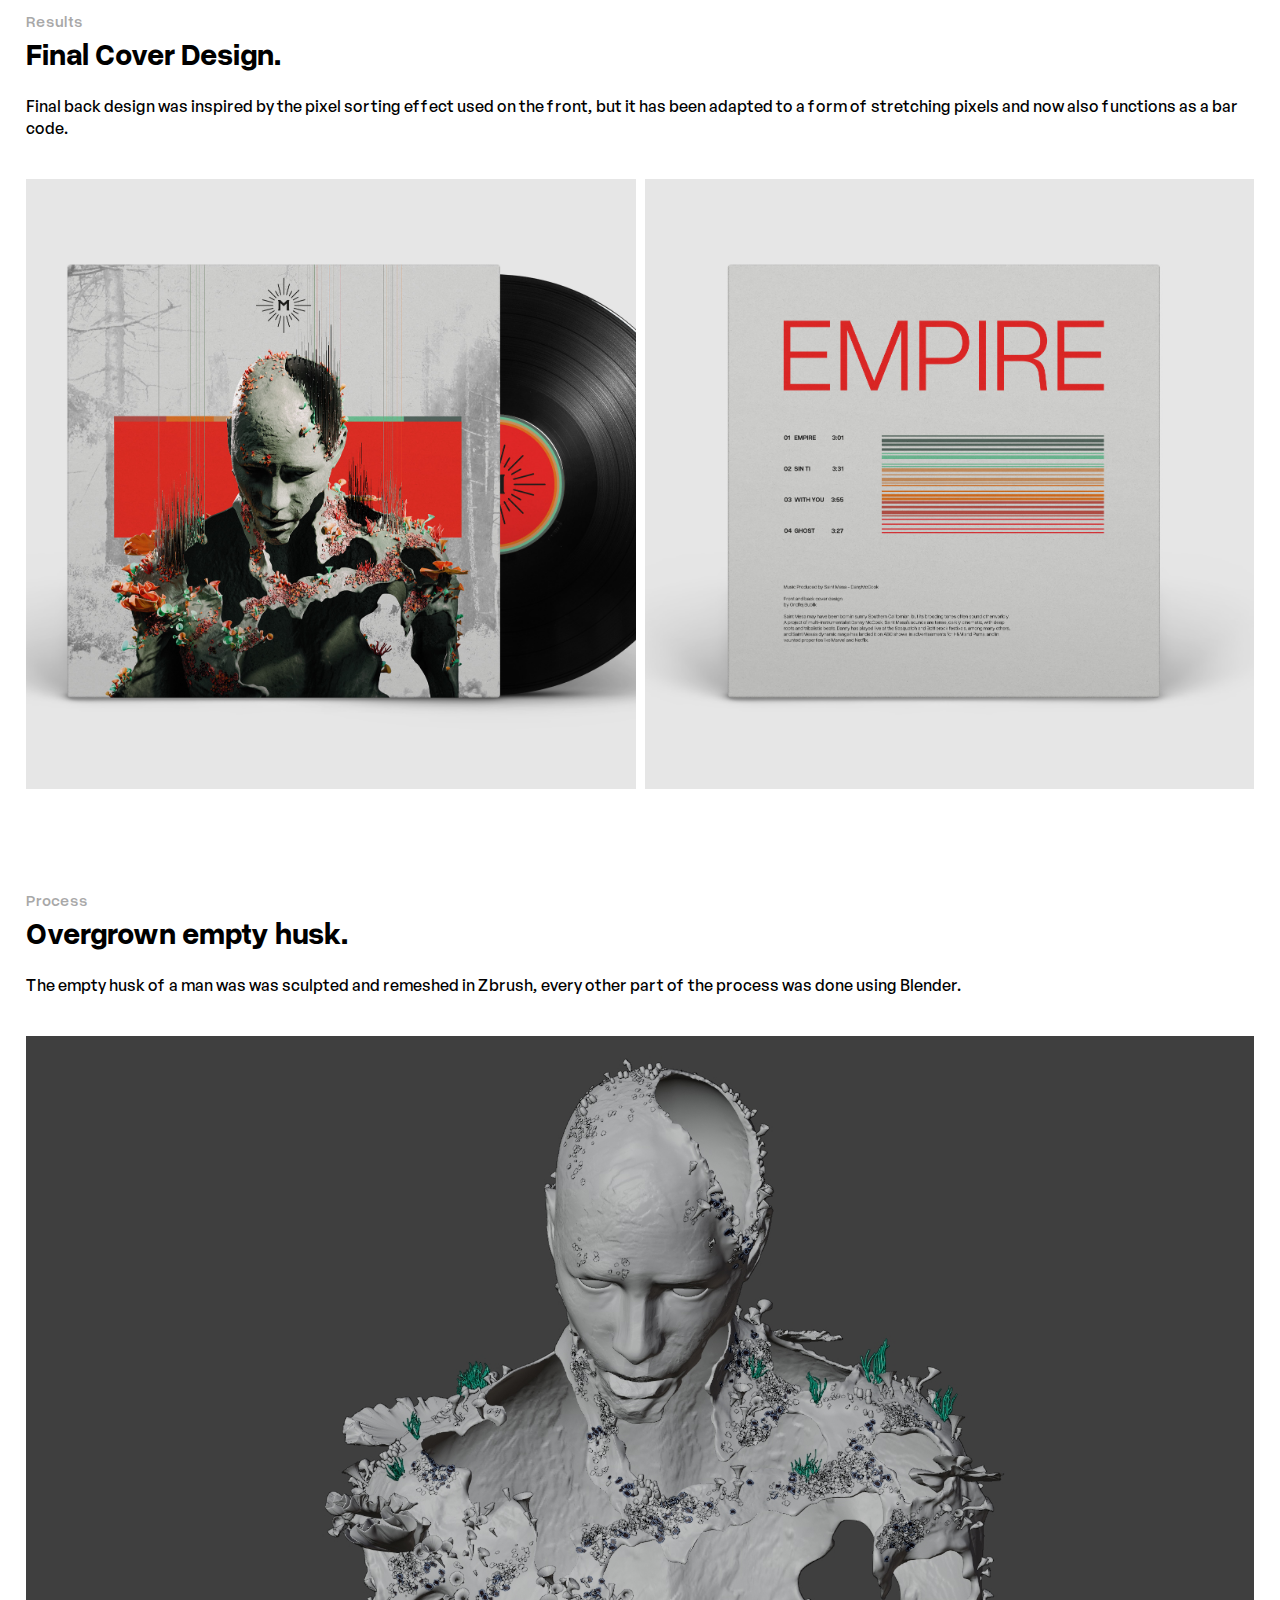
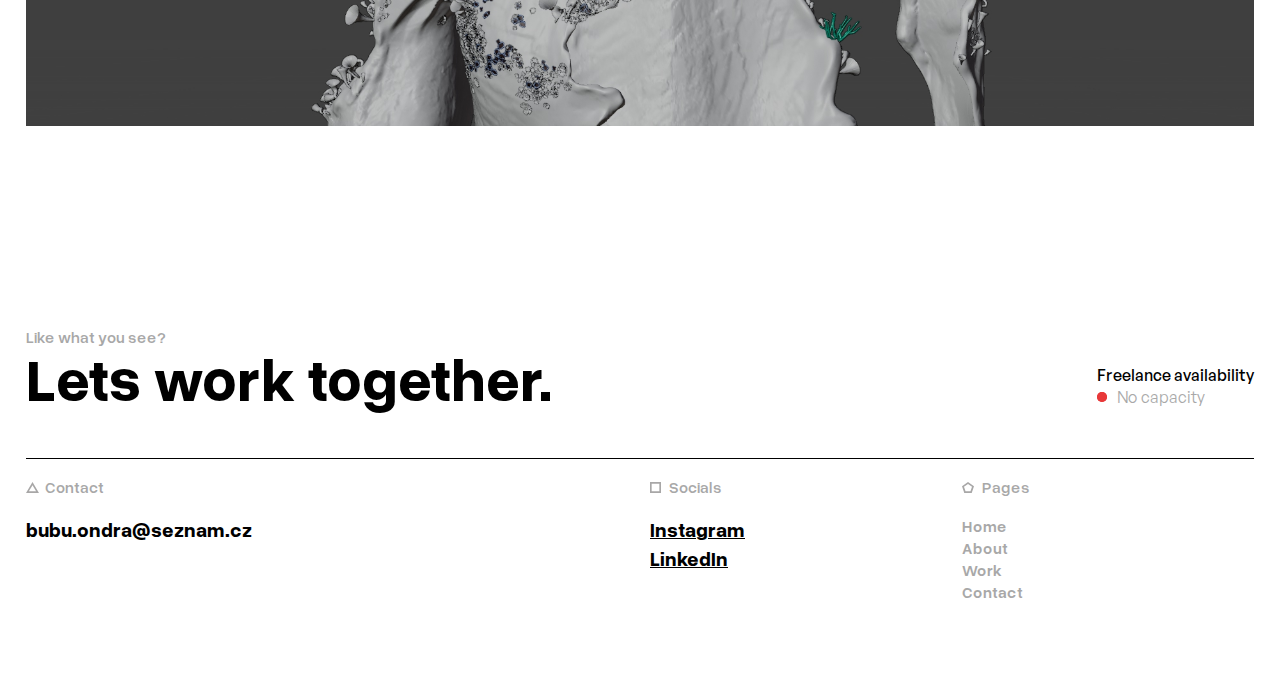
<file: lp_cover.html>
<!DOCTYPE html>
<html>
<head>
    <meta name="viewport" content="width=device-width, initial-scale=1.0">
    <title>Ondřej Bublík | Portfolio</title>
    <link rel="icon" href="./assets/SVG/B_Logo_symbol_Black.svg">
    <link rel="stylesheet" href="./styles/styles.css">
    <script defer src="./scripts/scripts.js"></script>
</head>
<body>

    <div class="nav-bar">
        <div class="nav-container">
           <a class="logo-image" href="./index.html">
                <svg viewBox="0 0 450.77 101.21">
                    <path class="cls-1" d="M276.09,101.21h-99.44V1.77h99.44v99.44ZM191.65,86.21h69.44V16.77h-69.44v69.44Z"/>
                    <path class="cls-1" d="M115.02,101.21H0L57.51,1.6l57.51,99.61ZM25.98,86.21h63.06l-31.53-54.61-31.53,54.61Z"/>
                    <path class="cls-1" d="M430.45,101.21h-65.77l-20.33-62.55L397.56,0l53.21,38.66-20.33,62.55ZM375.57,86.21h43.98l13.59-41.83-35.58-25.85-35.58,25.85,13.59,41.83Z"/>
                </svg>
            </a>
            <nav class="main-menu" >
                <ul class="main-menu-list">
                     <li class="main-menu-item">
                        <a href="./index.html#about">About</a>
                     </li>
                     <li class="main-menu-item">
                        <a href="./index.html#work">Work</a>
                     </li>                    
                     <li class="main-menu-item">
                        <a href="#contact">Contact</a>
                     </li>
                </ul> 
             </nav>
             <button class="hamburger-menu">
                <div class="first-row">
                    <div id="dot" class="dot-appearance"></div>
                    <div id="dot-one" class="dot-appearance"></div>
                    <div id="dot" class="dot-appearance"></div>
                </div>
                <div class="second-row">
                    <div id="dot-two" class="dot-appearance"></div>
                    <div id="dot" class="dot-appearance"></div>
                    <div id="dot-three" class="dot-appearance"></div>
                </div>
                <div class="first-row">
                    <div id="dot" class="dot-appearance"></div>
                    <div id="dot-four" class="dot-appearance"></div>
                    <div id="dot" class="dot-appearance"></div>
                </div>
             </button>
        </div>
    </div>

    <section class="thumbnail-wrapper">
        <div class="thumbnail-container">
            <img class="thumbnail" src="./assets/images/LP_Cover_thumbnail.jpg">
        </div>
    </section>

    <section class="project-description-wrapper">
        <div class="project-description-container">
            <div class="project-description-box">
                <div class="project-name">
                    <h1>Album Cover Design</h1>
                </div>
                <div class="project-line-container">
                    <span class="project-line"></span>
                </div>
                <div class="project-details-container">
                    <div class="category-container">
                        <div class="category-name">
                            <h3>Category</h3>
                        </div>
                        <div class="category">
                            <p>3D</p>
                            <p>Graphic Design</p>
                        </div>
                    </div>
                    <div class="synopsis-container">
                        <div class="synopsis-name">
                            <h3>Synopsis</h3>
                        </div>
                        <div class="synopsis">
                            <p>As part of this project, I focused on designing an LP cover for the artist Saint Mesa. The main inspiration for the visual comes from the unique blend of mystical elements, nature, and the artist's experimental music, which I translated into the creation of 3D assets and final graphic design.</p>
                        </div>
                    </div>
                </div>
            </div>
        </div>
    </section>

    <section class="full-image-wrapper">
        <div class="full-image-container">
            <img class="full-image" src="./assets/images/LP_Full_image.jpg">
        </div>
    </section>

    <section class="text-description-wrapper">
        <div class="text-description-container">
            <h3>Results</h3>
            <h2>Final Cover Design.</h2>
            <p>Final back design was inspired by the pixel sorting effect used on the front, but it has been adapted to a form of stretching pixels and now also functions as a bar code.</p>
        </div>
    </section>

    <section class="two-images-wrapper">
        <div class="two-images-container">
            <img class="two-images" src="./assets/images/LP_front_cover.jpg">
            <img class="two-images" src="./assets/images/LP_back_cover.jpg">
        </div>
    </section>

    <section class="text-description-wrapper">
        <div class="text-description-container">
            <h3>Process</h3>
            <h2>Overgrown empty husk.</h2>
            <p>The empty husk of a man was was sculpted and remeshed in Zbrush, every other part of the process was done using Blender.</p>
        </div>
    </section>

    <section class="full-image-wrapper">
        <div class="full-image-container">
            <img class="full-image" src="./assets/images/Model preview_2.jpg">
        </div>
    </section>
    
    <div class="quote-wrapper" id="contact">
        <div class="quote-container">
            <h3>Like what you see?</h3>
            <h1>Lets work together.</h1>
        </div>
        <div class="freelance-container-two">
            <p class="freelance-two">Freelance availability</p>
            <div class="status-container">
                <div class="ball">
                    <div class="status-ball">
                        <div class="pulse-ball"></div>
                    </div>
                </div>
                <p class="freelance-status">No capacity</p>
            </div>
        </div>
    </div>

    <div class="contact-seperate">
        <span class="line"></span>
    </div>

    <section class="contact-wrapper">
        <div class="contact-container">
            <div class="contact">
                <h3><img class="contact-icon-triangle" src="./assets/SVG/triangle.svg">Contact</h3>
                <h2>bubu.ondra@seznam.cz</h2>
            </div>
            <div class="fill-container"></div>
            <div class="socials">
                <h3><img class="contact-icon" src="./assets/SVG/square.svg">Socials</h3>
                <a href="https://www.instagram.com/ondrej_bublik/" target="_blank">
                 <h2>Instagram</h2>
                </a>
                <a href="https://cz.linkedin.com/in/ond%C5%99ej-bubl%C3%ADk-38b563236" target="_blank">
                    <h2>LinkedIn</h2>
                </a>
            </div>
            <div class="pages">
                <h3><img class="contact-icon" src="./assets/SVG/n-gon.svg">Pages</h3>
                <a href="./index.html">
                    <h2>Home</h2>
                </a>
                <a href="./index.html#about">
                    <h2>About</h2>
                </a>
                <a href="./index.html#work">
                    <h2>Work</h2>
                </a>
                <a href="#contact">
                    <h2>Contact</h2>
                </a>
            </div>
        </div>
    </section>

</body>
</html>
</file>
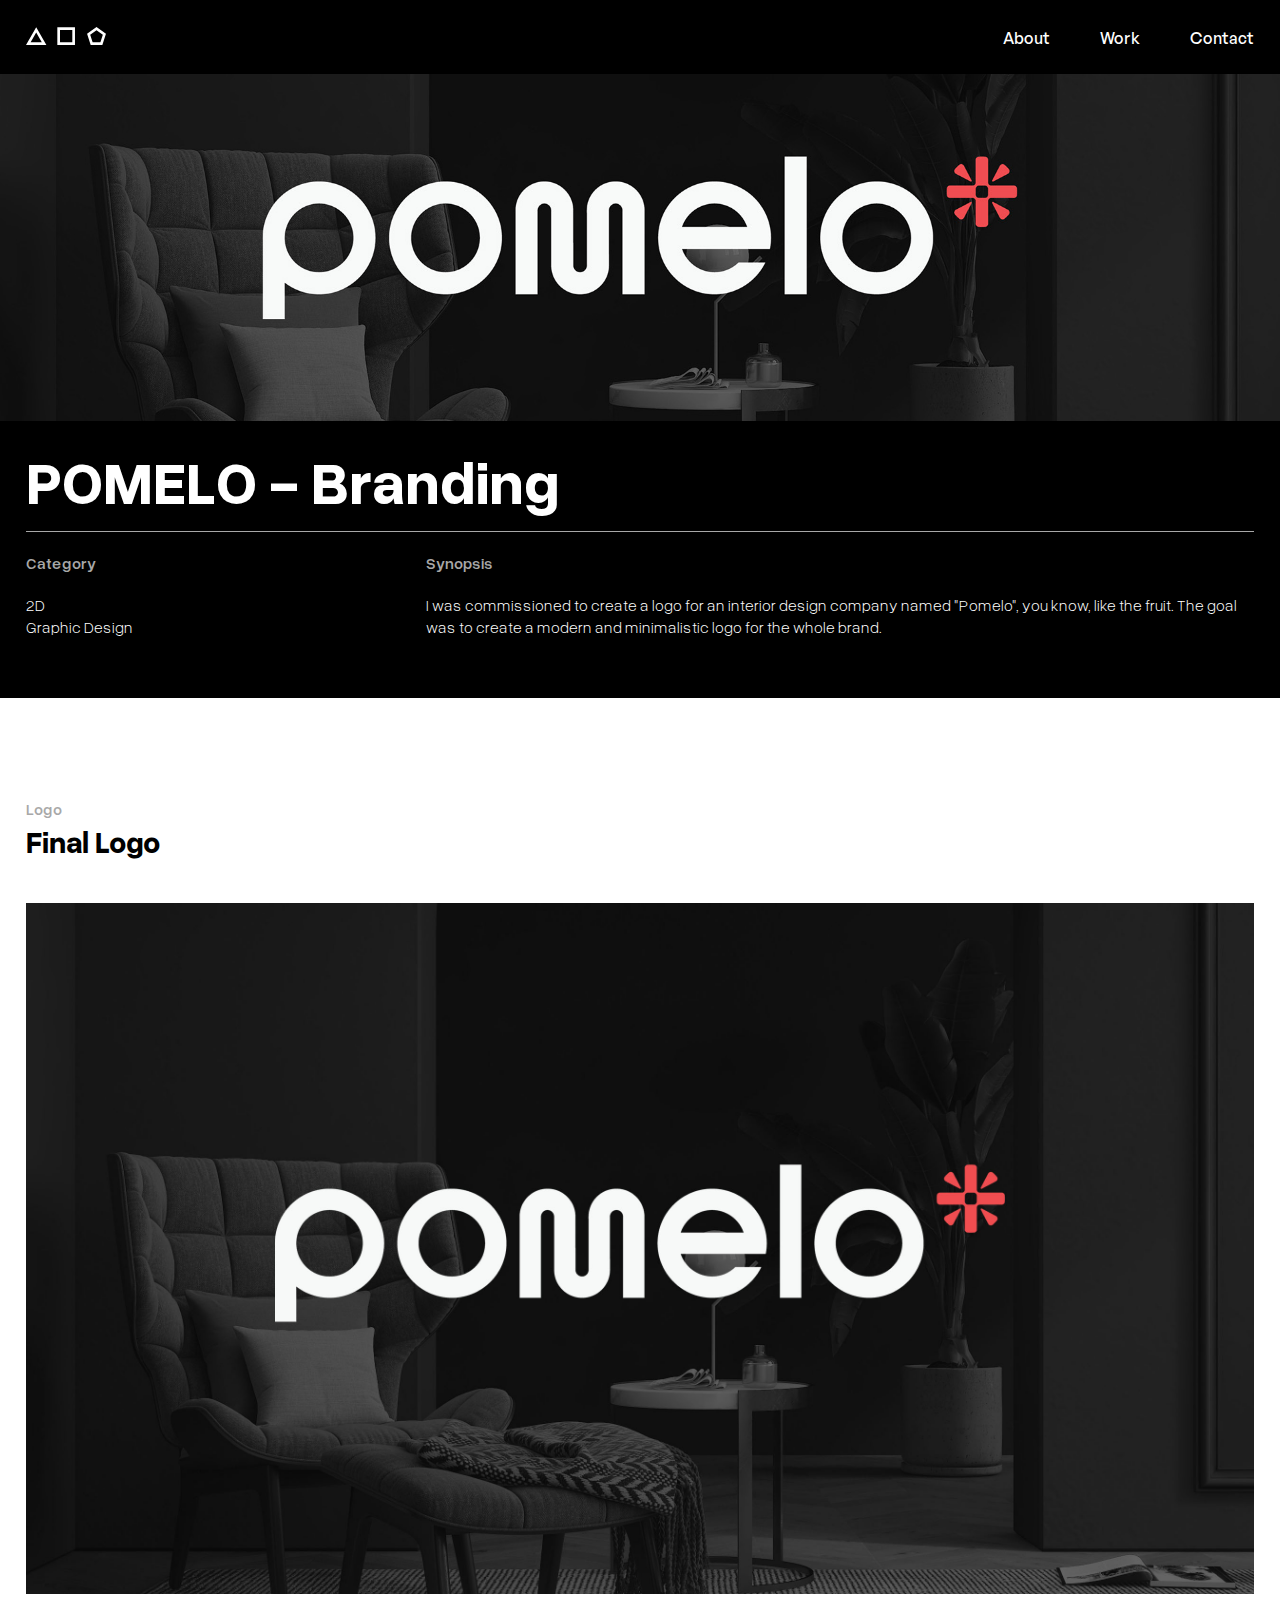
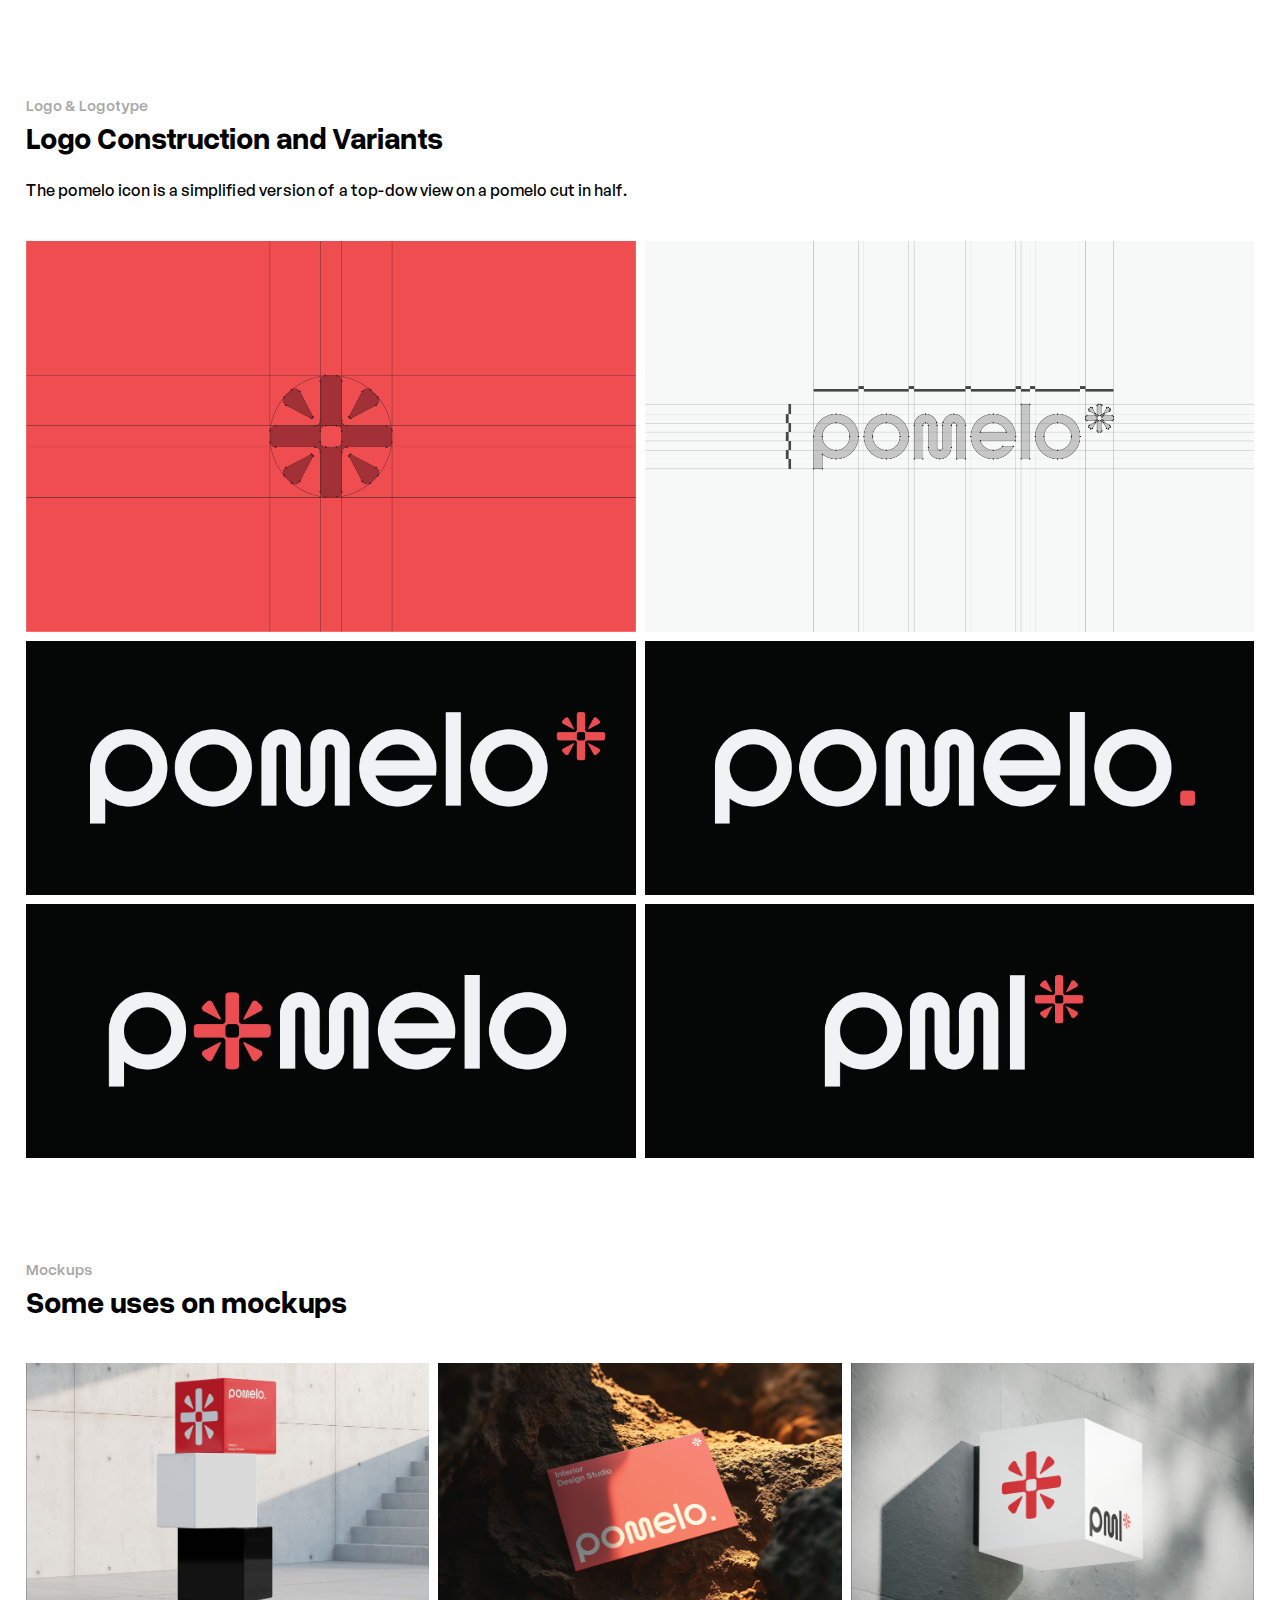
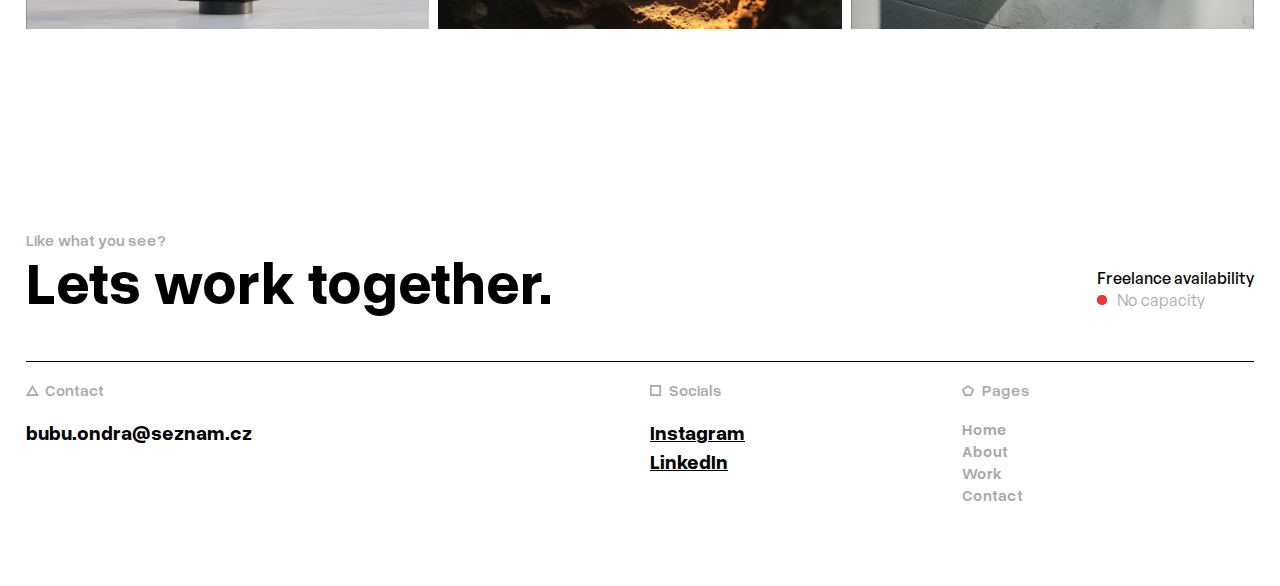
<file: pomelo.html>
<!DOCTYPE html>
<html>
<head>
    <meta name="viewport" content="width=device-width, initial-scale=1.0">
    <title>Ondřej Bublík | Portfolio</title>
    <link rel="icon" href="./assets/SVG/B_Logo_symbol_Black.svg">
    <link rel="stylesheet" href="./styles/styles.css">
    <script defer src="./scripts/scripts.js"></script>
</head>
<body>

    <div class="nav-bar">
        <div class="nav-container">
           <a class="logo-image" href="./index.html">
                <svg viewBox="0 0 450.77 101.21">
                    <path class="cls-1" d="M276.09,101.21h-99.44V1.77h99.44v99.44ZM191.65,86.21h69.44V16.77h-69.44v69.44Z"/>
                    <path class="cls-1" d="M115.02,101.21H0L57.51,1.6l57.51,99.61ZM25.98,86.21h63.06l-31.53-54.61-31.53,54.61Z"/>
                    <path class="cls-1" d="M430.45,101.21h-65.77l-20.33-62.55L397.56,0l53.21,38.66-20.33,62.55ZM375.57,86.21h43.98l13.59-41.83-35.58-25.85-35.58,25.85,13.59,41.83Z"/>
                </svg>
            </a>
            <nav class="main-menu" >
                <ul class="main-menu-list">
                     <li class="main-menu-item">
                        <a href="./index.html#about">About</a>
                     </li>
                     <li class="main-menu-item">
                        <a href="./index.html#work">Work</a>
                     </li>                    
                     <li class="main-menu-item">
                        <a href="#contact">Contact</a>
                     </li>
                </ul> 
             </nav>
             <button class="hamburger-menu">
                <div class="first-row">
                    <div id="dot" class="dot-appearance"></div>
                    <div id="dot-one" class="dot-appearance"></div>
                    <div id="dot" class="dot-appearance"></div>
                </div>
                <div class="second-row">
                    <div id="dot-two" class="dot-appearance"></div>
                    <div id="dot" class="dot-appearance"></div>
                    <div id="dot-three" class="dot-appearance"></div>
                </div>
                <div class="first-row">
                    <div id="dot" class="dot-appearance"></div>
                    <div id="dot-four" class="dot-appearance"></div>
                    <div id="dot" class="dot-appearance"></div>
                </div>
             </button>
        </div>
    </div>

    <section class="thumbnail-wrapper">
        <div class="thumbnail-container">
            <img class="thumbnail" src="./assets/images/Pomelo_thumbnail_wide.jpg">
        </div>
    </section>

    <section class="project-description-wrapper">
        <div class="project-description-container">
            <div class="project-description-box">
                <div class="project-name">
                    <h1>POMELO - Branding</h1>
                </div>
                <div class="project-line-container">
                    <span class="project-line"></span>
                </div>
                <div class="project-details-container">
                    <div class="category-container">
                        <div class="category-name">
                            <h3>Category</h3>
                        </div>
                        <div class="category">
                            <p>2D</p>
                            <p>Graphic Design</p>
                        </div>
                    </div>
                    <div class="synopsis-container">
                        <div class="synopsis-name">
                            <h3>Synopsis</h3>
                        </div>
                        <div class="synopsis">
                            <p>I was commissioned to create a logo for an interior design company named "Pomelo", you know, like the fruit. The goal was to create a modern and minimalistic logo for the whole brand.</p>
                        </div>
                    </div>
                </div>
            </div>
        </div>
    </section>

    <section class="text-description-wrapper">
        <div class="text-description-container">
            <h3>Logo</h3>
            <h2>Final Logo</h2>
        </div>
    </section>

    <section class="full-image-wrapper">
        <div class="full-image-container">
            <img class="full-image" src="./assets/images/Pomelo_logo_showcase.jpg">
        </div>
    </section>

    <section class="text-description-wrapper">
        <div class="text-description-container">
            <h3>Logo & Logotype</h3>
            <h2>Logo Construction and Variants</h2>
            <p>The pomelo icon is a simplified version of a top-dow view on a pomelo cut in half.</p>
        </div>
    </section>

    <section class="images-gallery-wrapper-two">
        <div class="images-gallery-container">
            <div class="gallery-image-container-two-response">
                <img class="gallery-image" src="./assets/images/Pomelo Construction.png">
            </div>
            <div class="gallery-image-container-two-response">
                <img class="gallery-image" src="./assets/images/Pomelo_logo_construction.png">
            </div>
            <div class="images-gallery-container">
                <div class="gallery-image-container-two">
                    <img class="gallery-image" src="./assets/images/P_logo_1.jpg">
                </div>
                <div class="gallery-image-container-two">
                    <img class="gallery-image" src="./assets/images/P_logo_2.jpg">
                </div>
                <div class="gallery-image-container-two">
                    <img class="gallery-image" src="./assets/images/P_logo_3.jpg">
                </div>
                <div class="gallery-image-container-two">
                    <img class="gallery-image" src="./assets/images/P_logo_4.jpg">
                </div>
        </div>
    </section>

    <section class="text-description-wrapper">
        <div class="text-description-container">
            <h3>Mockups</h3>
            <h2>Some uses on mockups</h2>
        </div>
    </section>

    <section class="images-gallery-wrapper">
        <div class="images-gallery-container">
            <div class="gallery-image-container">
                <img class="gallery-image" src="./assets/images/P_mockup_1.jpg">
            </div>
            <div class="gallery-image-container">
                <img class="gallery-image" src="./assets/images/P_mockup_2.jpg">
            </div>
            <div class="gallery-image-container">
                <img class="gallery-image" src="./assets/images/P_mockup_3.jpg">
            </div>
        </div>
    </section>

    <div class="quote-wrapper" id="contact">
        <div class="quote-container">
            <h3>Like what you see?</h3>
            <h1>Lets work together.</h1>
        </div>
        <div class="freelance-container-two">
            <p class="freelance-two">Freelance availability</p>
            <div class="status-container">
                <div class="ball">
                    <div class="status-ball">
                        <div class="pulse-ball"></div>
                    </div>
                </div>
                <p class="freelance-status">No capacity</p>
            </div>
        </div>
    </div>

    <div class="contact-seperate">
        <span class="line"></span>
    </div>

    <section class="contact-wrapper">
        <div class="contact-container">
            <div class="contact">
                <h3><img class="contact-icon-triangle" src="./assets/SVG/triangle.svg">Contact</h3>
                <h2>bubu.ondra@seznam.cz</h2>
            </div>
            <div class="fill-container"></div>
            <div class="socials">
                <h3><img class="contact-icon" src="./assets/SVG/square.svg">Socials</h3>
                <a href="https://www.instagram.com/ondrej_bublik/" target="_blank">
                 <h2>Instagram</h2>
                </a>
                <a href="https://cz.linkedin.com/in/ond%C5%99ej-bubl%C3%ADk-38b563236" target="_blank">
                    <h2>LinkedIn</h2>
                </a>
            </div>
            <div class="pages">
                <h3><img class="contact-icon" src="./assets/SVG/n-gon.svg">Pages</h3>
                <a href="./index.html">
                    <h2>Home</h2>
                </a>
                <a href="./index.html#about">
                    <h2>About</h2>
                </a>
                <a href="./index.html#work">
                    <h2>Work</h2>
                </a>
                <a href="#contact">
                    <h2>Contact</h2>
                </a>
            </div>
        </div>
    </section>

</body>
</html>
</file>
<file: styles/styles.css>
@font-face {
    font-family: 'OverusedGrotesk';
    src: url(../assets/fonts/OverusedGrotesk-VF.woff2);
  }

  @font-face {
    font-family: 'GeneralSans';
    src: url('../assets/fonts/GeneralSans-Variable.woff2') format('woff2'),
         url('../assets/fonts/GeneralSans-Variable.woff') format('woff'),
         url('../assets/fonts/GeneralSans-Variable.ttf') format('truetype');
    font-weight: 200 700;
    font-display: swap;
    font-style: normal;
  }

html {
  scroll-behavior: smooth;
  width: 100%;
  font-size: 16px; /*16px to 1 rem*/
}

body {
  width: 100%;
}

* {
    margin: 0;
}

h1 {
    font-family: OverusedGrotesk;
    font-weight: 700;
    font-size: 3.75rem;
  }

h2 {
    font-family: OverusedGrotesk;
    font-weight: 700;
    font-size: 1.875rem;
  }

h3 {
  font-family: OverusedGrotesk;
  font-weight: 550;
  font-size: 1rem;
  color: #a8a8a8;
}

p {
    font-family: GeneralSans;
    font-weight: 500;
  }

/*---------------------------------------------
Nav Bar
---------------------------------------------*/

.nav-bar {
  position: sticky;
  top: 0;
  width: 100%;
  display: flex;
  justify-content: center;
  align-items: center;
  z-index: 9;
  background-color: black;
}

.nav-container {
  background-color: black;
  width: 100%;
  max-width: 1228px;
  padding: 27px 20px 25px 20px;
  display: flex;
  align-items: center;
  justify-content: space-between;
}

.logo-image {
  fill: white;
  width: 80px;
  transition: 0.25s;
  cursor: pointer;
}

.logo-image:hover {
  fill: #FAB517;
}

.main-menu-list {
  display: flex;
  list-style-type: none;
  gap: 50px;
  align-items: center;
  height: 100%;
  margin: 0%;
}

.main-menu-item a {
  font-size: 1rem;
  text-decoration: none;
  background-color: transparent;
  color: white;
  border: none;
  font-family: GeneralSans;
  font-weight: 500;
  position: relative;
  transition: .25s;
  cursor: pointer
}

.main-menu-item a:hover {
  color: #a8a8a8;
}

/*Burger menu*/

.hamburger-menu {
  border: none;
  text-decoration: none;
  background-color: transparent;
  display: none;
  align-items: center;
  flex-direction: column;
  transition: transform 0.3s cubic-bezier(0,.48,.44,1);
  cursor: pointer
}

/*Burger menu animation*/
/*----------------------------------*/

.hamburger-menu.is-active {
  transform: rotate(90deg);
}

.hamburger-menu.is-active #dot-one {
  transform: translate(4px, 4px);
}

.hamburger-menu.is-active #dot-two {
  transform: translate(4px, -4px);
}

.hamburger-menu.is-active #dot-three {
  transform: translate(-4px, 4px);
}

.hamburger-menu.is-active #dot-four {
  transform: translate(-4px, -4px);
}

/*----------------------------------*/

.first-row {
  display: flex;
  gap: 4px;
}

.second-row {
  display: flex;
  gap: 4px;
  padding: 4px 0px;
}

.dot-appearance {
  width: 4px;
  height: 4px;
  background-color: white;
  transition: .25s;
}

.hamburger-menu:hover #dot {
  background-color: #a8a8a8;
}

.hamburger-menu:hover #dot-one {
  background-color: #a8a8a8;
}

.hamburger-menu:hover #dot-two {
  background-color: #a8a8a8;
}

.hamburger-menu:hover #dot-three {
  background-color: #a8a8a8;
}

.hamburger-menu:hover #dot-four {
  background-color: #a8a8a8;
}

/*---------------------------------------------
Hero page stuff
---------------------------------------------*/

.home {
  height: calc(100vh - 70px);
  scroll-margin-block-start: 100vh;
  background-color: black;
  align-items: center;
  justify-content: center;
}

.video-container {
  height: calc(100vh - 70px);
  display: flex;
  align-items: center;
  justify-content: center;
}

.video-hero {
  max-width: 400px;
  min-width: 250px;
}

.row-width {
  max-width: 1228px;
  margin: auto;
  padding: 0px 20px;
  height: 100vh;
}

.content-position {
  position: absolute;
  bottom: 10%;
  padding: 0px 20px 0px 0px;
}

.freelance-container {
  margin: 0px 0px 30px 0px;
  line-height: 1.5;
}

.freelance {
  color: white;
}

.status-container {
  display: flex;
  align-items: center;
}

.freelance-status {
  color: #a8a8a8;
  font-weight: 400;
}

.ball {
  height: 10px;
  width: 10px;
  margin-right: 10px;
  display: flex;
  justify-content: center;
  align-items: center;
}

.status-ball {
  display: flex;
  justify-content: center;
  align-items: center;
  background-color: #E83839;
  width: 100%;
  height: 100%;
  border-radius: 100%;
}

.pulse-ball {
  background-color: #E83839;
  width: 100%;
  height: 100%;
  border-radius: 100%;
  animation: pulse 2.7s infinite cubic-bezier(0,.79,.37,.99);
  /*animation: pulse 2s infinite linear;*/
  transform-origin: 50% 50%;
}

@keyframes pulse {
  from  {transform: scale(1);
         opacity: 100%;}
  to    {transform: scale(3);
         opacity: 0%;}
}


.line-a {
  line-height: 1;
  color: white !important;
}

.line-b {
  line-height: 1.5;
  color: white !important;
  margin: 10px 0px 50px 0px;
}

.hero-button {
  background-color: rgba(0, 0, 0, 0);
  border: 1px solid white;
  color: white;
  padding: 15px 60px;
  text-align: center;
  text-decoration: none;
  font-family: OverusedGrotesk;
  font-weight: 100;
  font-size: 1rem;
  transition: all .4s cubic-bezier(.18,.07,.2,.99);
  cursor: pointer
}

.hero-button:hover {
  background-color: white;
  color: black;
  font-weight: 500;
  padding: 15px 80px;
}

/*---------------------------------------------
Introduction
---------------------------------------------*/

.introduction-container {
  margin: 125px auto 10px auto;
  scroll-margin-block-start: 200px;
  max-width: 1228px;
  padding: 0px 20px;
  line-height: 1.2;
  display: flex;
  flex-direction: column;
}

.about-text {
  padding-bottom: 20px;
}

.introduction-container h1 {
  font-size: 5rem;
  line-height: 1.2;
}

.dot-color {
  color: #FAB517;
}

.introduction-mask {
  overflow: clip;
  display: flex;
  align-items: center;
}

.introduction-image {
  height: 60px;
  width: 60px;
}

.introduction-appear {
  animation: introduction-appear .0001s linear;
  animation-timeline: view();
  animation-range: entry 0% cover 25%;

}

.introduction-appear-two {
  animation: introduction-appear .0001s linear;
  animation-timeline: view();
  animation-range: entry 0% cover 25%;

}

.introduction-appear-three {
  animation: introduction-appear .0001s linear;
  animation-timeline: view();
  animation-range: entry 0% cover 30%;

}

.introduction-appear-four {
  animation: introduction-appear .0001s linear;
  animation-timeline: view();
  animation-range: entry 0% cover 35%;
}

@keyframes introduction-appear {
  from   {transform: translateY(100px);
          opacity: 0%;}
  to     {transform: translateY(0);
          opacity: 100%;}
}

.about-seperate {
  max-width: 1228px;
  padding: 0px 20px 20px 20px;
  display: flex;
  margin: auto;
  margin-top: 50px;
  margin-bottom: 0px;
  justify-content: center;
  align-items: center;
}

.skills-wrapper {
  max-width: 1228px;
  padding: 0px 20px;
  margin: auto;
  display: flex;
  justify-content: center;
  align-items: center;
}

.skills-container {
  width: 100%;
  display: flex;
  justify-content: space-between;
  gap: 12px;
}


/*---------------------------------------------
Works Gallery
---------------------------------------------*/

.label-work {
  max-width: 1228px;
  margin: auto;
  padding: 140px 20px 70px 20px;
}

.label-work h1 {
  font-size: 5rem !important;
  line-height: 1;
}

.work {
  position: relative;
  display: flex;
  padding: 0px 0px 5px 0px;
}

.two-works-container {
  width: 100%;
  display: flex;
  justify-content: space-between;
  gap: 9px;
}

.two-works {
  width: 80%;
}

.work-image-container {
  display: flex;
  align-items: center;
  justify-content: center;
}

.work-name-container {
  position: absolute;
}

.work-name {
  color: transparent;
  transition: .2s;
  text-align: center;
}

.work:hover .work-name {
  color: white;
}

.wide-image {
  filter: brightness(100%);
  transition: .2s;
}

.normal-image {
  filter: brightness(100%);
  transition: .2s;
}

.work:hover .normal-image {
  filter: brightness(50%);
}

.work:hover .wide-image {
  filter: brightness(50%);
}

.image-fit {
  width: 100vw;
}

.normal-image-fit {
  width: 50vw;
}

/*---------------------------------------------
Contacts
---------------------------------------------*/

.quote-wrapper {
  max-width: 1228px;
  padding: 0px 20px;
  display: flex;
  margin: auto;
  margin-top: 100px;
  align-items: end;
  justify-content: space-between;
}

.quote-container h1 {
  line-height: 1;
}

.freelance-container-two {
  padding-left: 20px;
}

.contact-seperate {
  max-width: 1228px;
  padding: 0px 20px;
  display: flex;
  margin: auto;
  margin-top: 50px;
  margin-bottom: 0px;
  justify-content: center;
  align-items: center;
}

.line {
  height: 1px;
  width: 100%;
  background-color: black;
}

.contact-wrapper {
  display: flex;
  margin: auto;
  margin-bottom: 80px;
  max-width: 1228px;
  padding: 0px 20px;
  justify-content: center;
  align-items: center;
}

.contact-container {
  display: flex;
  width: 100%;
  justify-content: space-evenly;
}

.contact {
  width: 100%;
}

.contact h2 {
  font-size: 1.25rem;
}

.contact h3 {
  line-height: 3.5 !important;
}

.contact-icon {
  height: 11px;
  padding-right: 8px;
}

.contact-icon-triangle {
  height: 11px;
  padding-right: 6px;
}

.fill-container {
  width: 100%;
  padding-left: 20px;
}

.socials {
  width: 100%;
  padding-left: 20px;
  display: flex;
  flex-direction: column;
  align-items: flex-start;
}

.socials a {
  text-decoration: underline 1px;
  text-decoration-color: black;
  transition: .2s;
}

.socials a:hover {
  text-decoration-color: #a8a8a8;
}

.socials a:hover h2 {
  color: #a8a8a8;
}

.socials h3 {
  line-height: 3.5 !important;
}

.socials h2 {
  font-size: 1.25rem;
  color: black;
  transition: .2s;
}

.pages {
  width: 100%;
  padding-left: 20px;
  display: flex;
  flex-direction: column;
  align-items: flex-start;
}

.pages a {
  color: #a8a8a8;
  text-decoration: none;
  cursor: pointer;
}

.pages a:hover h2 {
  color: black;
}

.pages h3 {
  line-height: 3.5 !important;
}

.pages h2 {
  font-size: 1rem;
  font-weight: 600 !important;
  transition: .2s;
  width: fit-content;
}

/*---------------------------------------------
WOOOOOOOOOOOOOOORK PAGE
---------------------------------------------*/
/*---------------------------------------------
WORK - Thumbnail
---------------------------------------------*/

.thumbnail-wrapper {
  width: auto;
}

.thumbnail-container {
  width: auto;
}

.thumbnail {
  width: 100vw;
  display: block;
}

/*---------------------------------------------
WORK - Project Description
---------------------------------------------*/

.project-description-wrapper {
  background-color: black;
  width: 100vw;
  margin-bottom: 100px;
  display: flex;
  justify-content: center;
  align-items: center;
}

.project-description-container {
  max-width: 1228px;
  width: 100%;
  padding: 0px 20px;
  display: flex;
  justify-content: center;
  align-items: center;
}

.project-description-box {
  width: 100%;
  padding: 30px 0px 60px 0px;
}

.project-name h1 {
  color: white;
  line-height: 1;
}

.project-line-container {
  width: 100%;
  display: flex;
  justify-content: center;
  align-items: center;
  padding: 20px 0px 20px 0px;
}

.project-line {
  width: 100%;
  height: 1px;
  background-color: #a8a8a8;
}

.project-details-container {
  width: 100%;
  display: flex;
  justify-content: space-between;
  gap: 80px;
}

.project-details-container p {
  font-family: OverusedGrotesk;
  font-weight: 300;
  color: white;
}

.category-container {
  width: 40%;
}

.category-name {
  padding-bottom: 20px;
}

.synopsis-name {
  padding-bottom: 20px;
}

/*---------------------------------------------
WORK - Big Image
---------------------------------------------*/

.full-image-wrapper {
  max-width: 1228px;
  padding-bottom: 100px;
  margin: auto;
  display: flex;
  align-items: center;
  justify-content: center;
}

.full-image-container {
  width: 100%;
  display: flex;
  justify-content: center;
  align-items: center;
}

.full-image {
  width: 100% ;
}

/*---------------------------------------------
WORK - Vimeo
---------------------------------------------*/

.vimeo-wrapper {
  max-width: 1228px;
  padding-bottom: 100px !important;
  margin: auto;
}

/*---------------------------------------------
WORK - Text description for images
---------------------------------------------*/

.text-description-wrapper {
  max-width: 1228px;
  padding: 0px 20px 40px 20px;
  margin: auto;
  display: flex;
  align-items: center;
  justify-content: center;
}

.text-description-container {
  width: 100%;
}

.text-description-container p {
  padding-top: 20px;
}

/*---------------------------------------------
WORK - Two images
---------------------------------------------*/

.two-images-wrapper {
  max-width: 1228px;
  padding-bottom: 100px;
  margin: auto;
  display: flex;
  align-items: center;
  justify-content: center;
}

.two-images-container {
  width: 100%;
  display: flex;
  justify-content: space-between;
  gap: 9px;
}

.two-images {
  width: calc(50% - 4.5px);
}

/*---------------------------------------------
WORK - Image gallery
---------------------------------------------*/

.images-gallery-wrapper {
  max-width: 1228px;
  padding-bottom: 100px;
  margin: auto;
  display: flex;
  align-items: center;
  justify-content: center;
}

.images-gallery-container {
  width: 100%;
  display: flex;
  flex-wrap: wrap;
  justify-content: center;
  gap: 9px;
}

.gallery-image-container {
  width: calc(33.33% - 6px);
  display: flex;
}

.gallery-image {
  width: 100%;
}

.images-gallery-wrapper-two {
  max-width: 1228px;
  padding-bottom: 100px;
  margin: auto;
  display: flex;
  align-items: center;
  justify-content: center;
}

.images-gallery-wrapper-two-response {
  max-width: 1228px;
  padding-bottom: 100px;
  margin: auto;
  display: flex;
  align-items: center;
  justify-content: center;
}

.gallery-image-container-two {
  width: calc(50% - 4.5px);
  display: flex;
}

.gallery-image-container-two-response {
  width: calc(50% - 4.5px);
  display: flex;
}

/*---------------------------------------------
MEDIA CHANGE - tablet
---------------------------------------------*/

@media only screen and (max-height: 760px) {

.video-container {
  visibility: hidden;
}

}

@media only screen and (max-width: 820px) {

  .hamburger-menu {
    display: flex;
    z-index: 999;
  }

  .dot-appearance {
    background-color: white;
  }

  .hamburger-menu.is-active .dot-appearance {
    background-color: black;
  }

  .main-menu {
    position: absolute;
    width: 100%;
    height: 100vh;
    top:0;
    left: 0;
    background-color: white;
    transform: translateY(-120%);
    transition: .5s cubic-bezier(.26,.01,0,.97);
  }

  .main-menu.is-active {
    transform: translateY(0);
}

  .main-menu-list {
    flex-direction: column;
    display: flex;
    justify-content: center;
    padding: 0;
    gap: 50px;
  }

  .main-menu-item a {
    color: black;
    font-size: 2.5rem;
    font-weight: 600;
  }

  .hero-button:hover {
    background-color: white;
    color: black;
    font-weight: 500;
    padding: 15px 60px;
  }

  .contact-wrapper {
    margin-bottom: 50px;
  }

  .work-name-container {
    padding: 30px 30px;
  }

  .two-works-container {
    width: auto;
    display: flex;
    flex-direction: column;
    gap: 0px;
  }

  .normal-image-fit {
    width: 100vw;
  }

  .contact {
    padding-bottom: 30px;
  }

  .socials {
    padding-bottom: 30px;
  }

  .pages {
    padding-bottom: 30px;
  }

  /*---------------------------------------------
  WORKS Section
  ---------------------------------------------*/

  .project-details-container {
    gap: 50px;
  }
  
  .gallery-image-container {
    width: calc(50% - 4.5px);
  }

}

@media only screen and (max-width: 768px) {

  h2 {
    font-size: 1.563rem;
  }

  .label-work h1 {
    font-size: 3.125rem !important;
  }

  .hamburger-menu {
    display: flex;
  }

  .introduction-container h1 {
    font-size: 3.125rem;
  }

  .introduction-image {
    height: 40px;
    width: 40px;
  }

  .quote-wrapper {
    flex-direction: column;
    display: block;
  }

  .freelance-container-two {
    padding: 0;
    padding-top: 20px;
  }

  .contact-container {
    flex-direction: column;
  }

  .fill-container {
    padding-left: 0;
  }

  .socials {
    padding-left: 0;
  }

  .pages {
    padding-left: 0;
  }

  .two-images-container {
    width: 100%;
    display: flex;
    justify-content: center;
    flex-direction: column;
    gap: 9px;
  }

  .two-images {
    width: 100%;
  }

  .gallery-image-container {
    width: 100%;
  }

  .images-gallery-wrapper-two {
    padding-bottom: 60px;
  }

  .gallery-image-container-two-response {
    width: 100%;
  }

}
 
/*---------------------------------------------
MEDIA CHANGE - phone
---------------------------------------------*/

@media only screen and (max-width: 492px) {

  h1 {
    font-size: 3.125rem;
  }

  .video-container {
    align-items: baseline;
    transform: translateY(-7%);
  }

  .fill-container {
    display: none;
  }

  /*---------------------------------------------
  WORKS Section
  ---------------------------------------------*/

  .project-description-wrapper {
    margin-bottom: 60px;
  }

  .project-details-container {
    width: 100%;
    display: flex;
    justify-content: left;
    flex-direction: column;
    gap: 40px;
  }

  .category-container {
    width: 100%;
  }

  .full-image-wrapper {
    max-width: 1228px;
    padding-bottom: 60px;
  }

  .two-images-wrapper {
    max-width: 1228px;
    padding-bottom: 60px;
    margin: auto;
    display: flex;
    align-items: center;
    justify-content: center;
  }

  .vimeo-wrapper {
    padding-bottom: 60px !important;
  }

}

@media only screen and (min-width: 1921px) {

  html {
    font-size: 21.2px;
  }

  .logo-image {
    width: 120px;
  }

  .video-hero {
    max-width: 600px;
    min-width: 300px;
  }

  .hero-button {
    border: 1px solid white;
    padding: 22px 95px;
    font-size: 1rem;
  }

  .nav-container {

    max-width: 1639px;
    padding: 30px 20px 27px 20px;
  }
  
  .row-width {
    max-width: 1639px;
    padding: 0px 20px;
  }
  
  .introduction-container {
    margin: 125px auto 10px auto;
    scroll-margin-block-start: 200px;
    max-width: 1639px;
    padding: 0px 20px;
  }
  
  .about-seperate {
    max-width: 1639px;
    padding: 0px 20px 20px 20px;
  }
  
  .skills-wrapper {
    max-width: 1639px;
    padding: 0px 20px;
  }
  
  .label-work {
    max-width: 1639px;
    padding: 200px 20px 70px 20px;
  }
  
  .quote-wrapper {
    max-width: 1639px;
    padding: 0px 20px;
  
  }
  
  .contact-seperate {
    max-width: 1639px;
    padding: 0px 20px;
  
  }
  
  .contact-wrapper {
  
    max-width: 1639px;
    padding: 0px 20px;
  }

  .contact-icon {
    height: 16px;
    padding-right: 13px;
  }
  
  .contact-icon-triangle {
    height: 16px;
    padding-right: 11px;
  }

  /*--------------------------------------
    WORK
  --------------------------------------*/

  .project-description-container {
    max-width: 1639px;
    width: 100%;
    padding: 0px 20px;
  }
  
  .full-image-wrapper {
    max-width: 1639px;
    padding-bottom: 100px;
  }
  
  .vimeo-wrapper {
    max-width: 1639px;
    padding-bottom: 100px !important;
  }
  
  .text-description-wrapper {
    max-width: 1639px;
    padding: 0px 20px 40px 20px;
  }
  
  .two-images-wrapper {
    max-width: 1639px;
    padding-bottom: 100px;
  }
  
  .images-gallery-wrapper {
    max-width: 1639px;
    padding-bottom: 100px;
  }
  
  .images-gallery-wrapper-two {
    max-width: 1639px;
    padding-bottom: 100px;
  }
  
  .images-gallery-wrapper-two-response {
    max-width: 1639px;
    padding-bottom: 100px;
  }

}

@media only screen and (min-width: 2561px) {

  html {
    font-size: 40px;
  }

  .logo-image {
    width: 180px;
  }

  .video-hero {
    max-width: 850px;
    min-width: 500px;
  }

  .hero-button {
    border: 1px solid white;
    padding: 35px 150px;
    font-size: 1rem;
  }

  .nav-container {

    max-width: 2458px;
    padding: 50px 20px 47px 20px;
  }
  
  .row-width {
    max-width: 2458px;
    padding: 0px 20px;
  }
  
  .introduction-container {
    margin: 125px auto 10px auto;
    scroll-margin-block-start: 200px;
    max-width: 2458px;
    padding: 0px 20px;
  }
  
  .about-seperate {
    max-width: 2458px;
    padding: 0px 20px 20px 20px;
  }
  
  .skills-wrapper {
    max-width: 2458px;
    padding: 0px 20px;
  }
  
  .label-work {
    max-width: 2458px;
    padding: 200px 20px 70px 20px;
  }
  
  .quote-wrapper {
    max-width: 2458px;
    padding: 0px 20px;
  
  }
  
  .contact-seperate {
    max-width: 2458px;
    padding: 0px 20px;
  
  }
  
  .contact-wrapper {
  
    max-width: 2458px;
    padding: 0px 20px;
  }

  .contact-icon {
    height: 26px;
    padding-right: 23px;
  }
  
  .contact-icon-triangle {
    height: 26px;
    padding-right: 21px;
  }

  /*--------------------------------------
    WORK
  --------------------------------------*/

  .project-description-container {
    max-width: 2458px;
    width: 100%;
    padding: 0px 20px;
  }
  
  .full-image-wrapper {
    max-width: 2458px;
    padding-bottom: 100px;
  }
  
  .vimeo-wrapper {
    max-width: 2458px;
    padding-bottom: 100px !important;
  }
  
  .text-description-wrapper {
    max-width: 2458px;
    padding: 0px 20px 40px 20px;
  }
  
  .two-images-wrapper {
    max-width: 2458px;
    padding-bottom: 100px;
  }
  
  .images-gallery-wrapper {
    max-width: 2458px;
    padding-bottom: 100px;
  }
  
  .images-gallery-wrapper-two {
    max-width: 2458px;
    padding-bottom: 100px;
  }
  
  .images-gallery-wrapper-two-response {
    max-width: 2458px;
    padding-bottom: 100px;
  }

}
</file>
